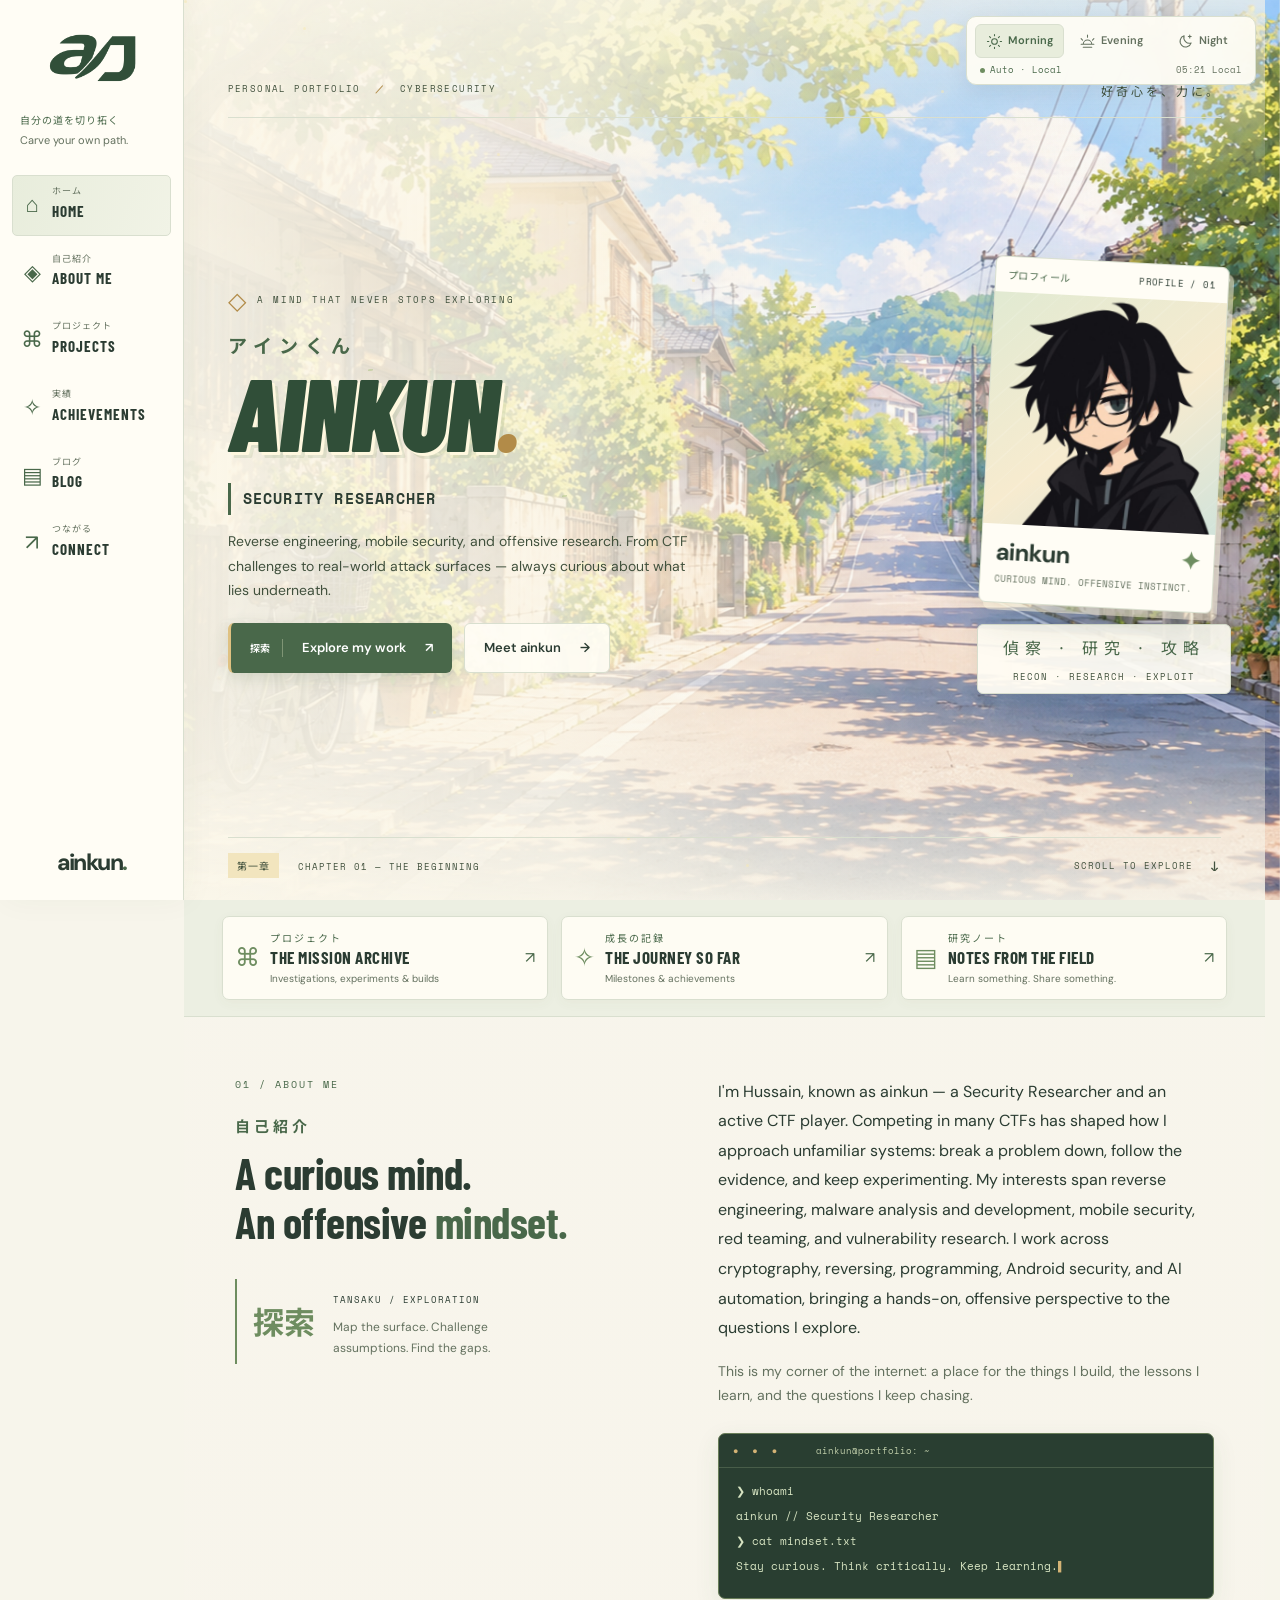
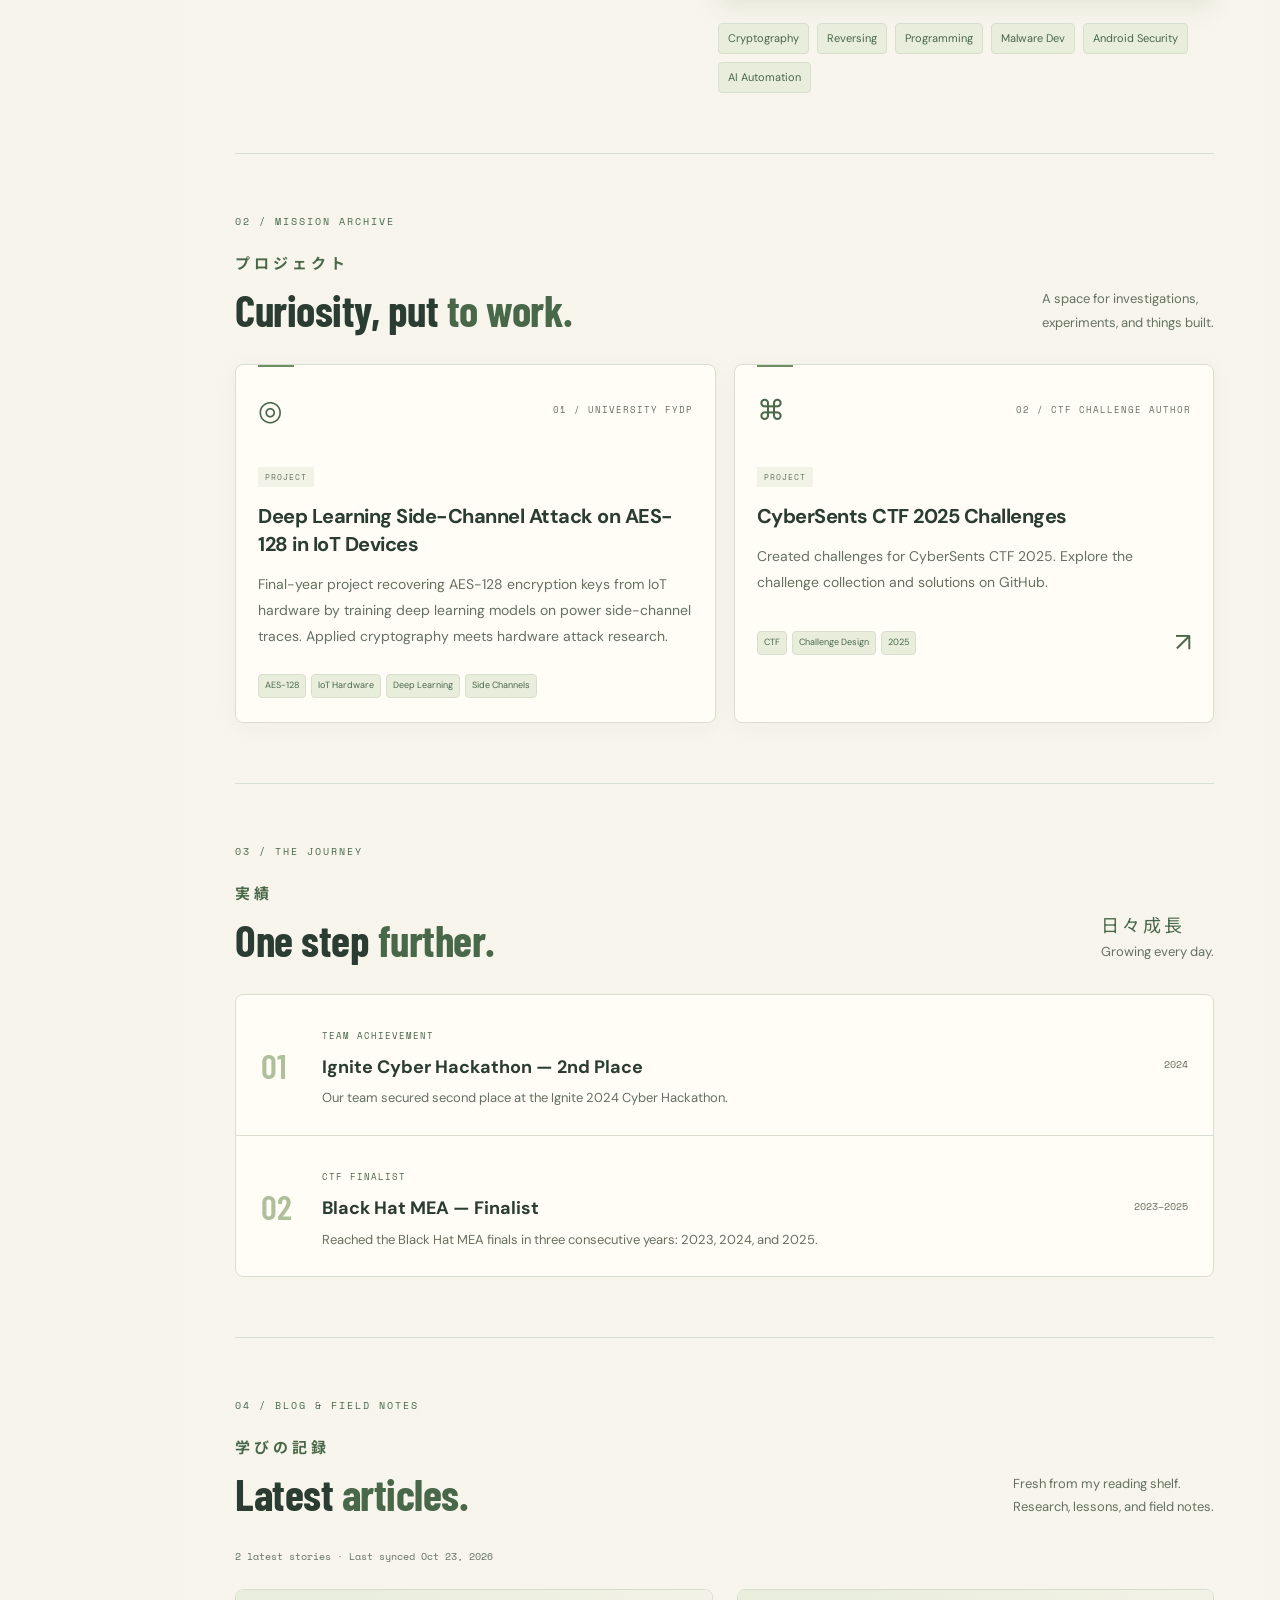
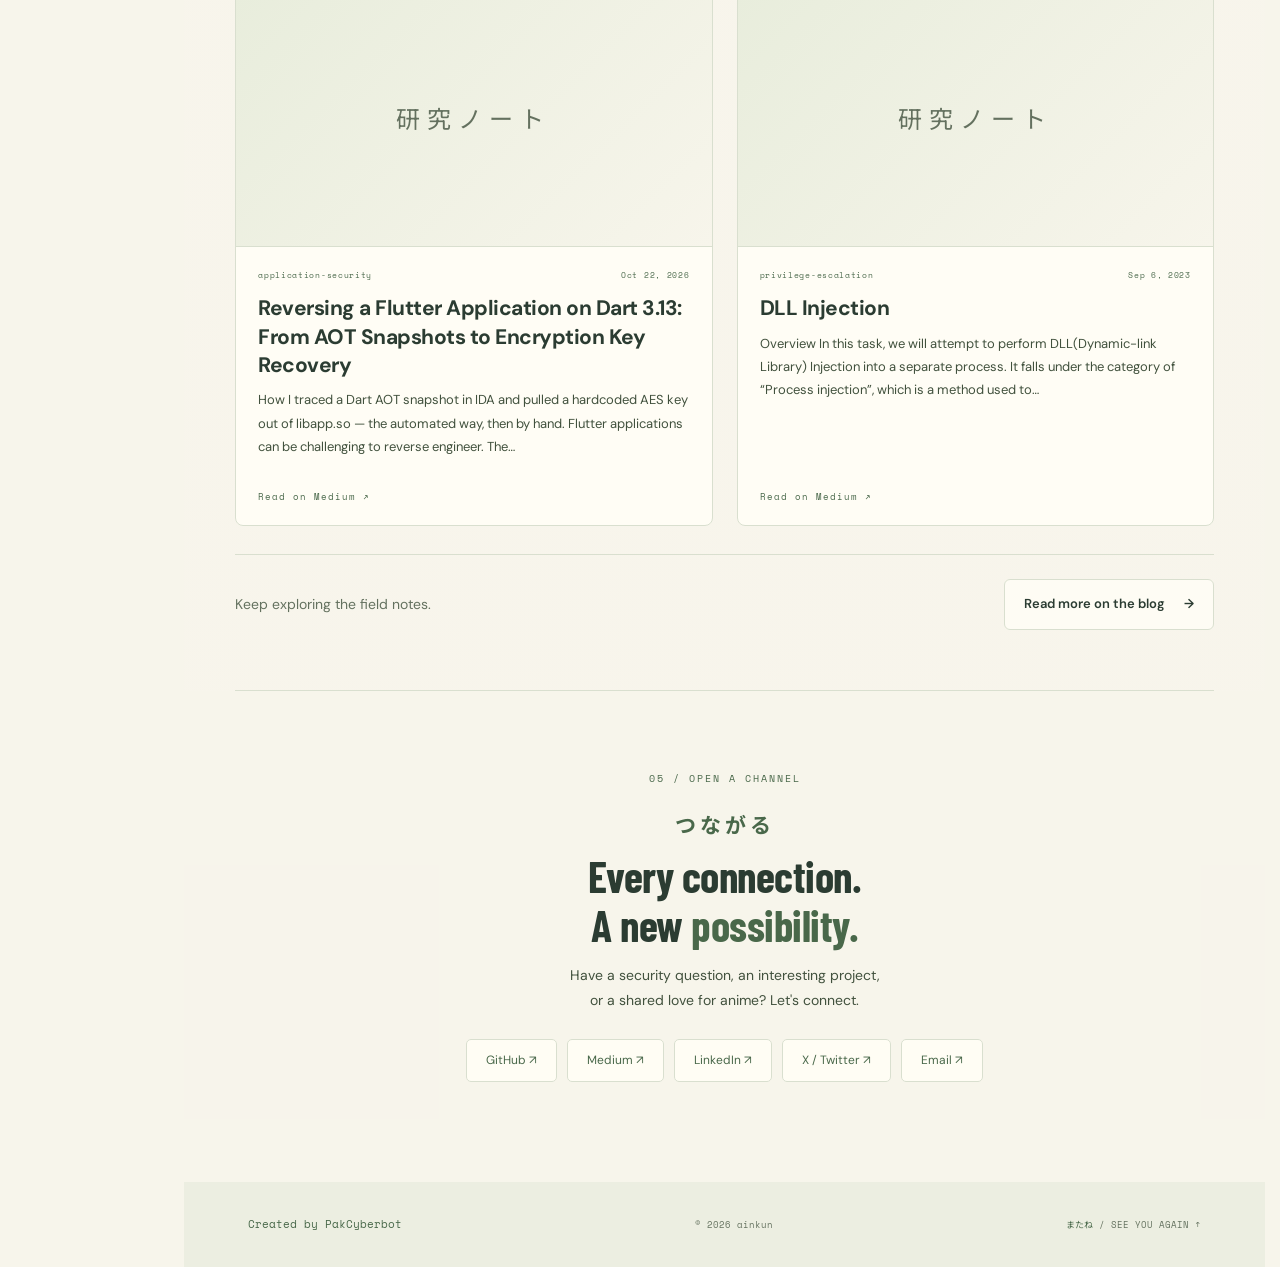
<file: index.html>
<!doctype html>
<html lang="en">
<head>
  <meta charset="UTF-8"><meta name="viewport" content="width=device-width, initial-scale=1">
  <meta name="description" content="ainkun — Security Researcher. Security research, projects, and field notes from a curious mind.">
  <meta name="theme-color" content="#f7f5eb"><title>ainkun — Security Researcher</title>
  <script src="themes.js"></script>
  <link rel="icon" href="assets/logo-clean/ainkun-clean.png?v=2" type="image/png"><link rel="stylesheet" href="styles.css">
  <link rel="stylesheet" href="themes.css">
  <link rel="stylesheet" href="theme-motion.css">
  <link rel="stylesheet" href="analyst-card.css">
  <link rel="stylesheet" href="blog.css">
  <script src="profile.js" defer></script><script src="script.js" defer></script>
  <script src="blog.js" defer></script>
  <script src="analyst-card.js" defer></script>
  <script src="chapter-transition.js" defer></script>
  <link rel="stylesheet" href="credit-transition.css">
  <script src="credit-transition.js" defer></script>
  <link rel="stylesheet" href="responsive.css">
  <link rel="preload" as="image" href="pakcyberbot.png">
</head>
<body>
  <div class="scene-stack" aria-hidden="true"></div>
  <a class="skip" href="#main">Skip to content</a>
  <aside class="theme-controls" aria-label="Time of day theme" hidden>
    <div class="theme-options" role="group" aria-label="Preview a scene">
      <button type="button" data-set-theme="morning" aria-pressed="false" title="Morning · 朝">
        <svg viewBox="0 0 24 24" aria-hidden="true"><circle cx="12" cy="12" r="4"/><path d="M12 2v2m0 16v2M2 12h2m16 0h2M5 5l1.5 1.5m11 11L19 19M5 19l1.5-1.5m11-11L19 5"/></svg><span>Morning</span>
      </button>
      <button type="button" data-set-theme="evening" aria-pressed="false" title="Evening · 夕暮れ">
        <svg viewBox="0 0 24 24" aria-hidden="true"><path d="M3 16h18M6 16a6 6 0 0 1 12 0M12 3v3M3 8l2 2m14 0 2-2M6 20h12"/></svg><span>Evening</span>
      </button>
      <button type="button" data-set-theme="night" aria-pressed="false" title="Night · 夜">
        <svg viewBox="0 0 24 24" aria-hidden="true"><path d="M20 14A8 8 0 0 1 10 4a8 8 0 1 0 10 10Z"/><path d="M18 3v4m-2-2h4"/></svg><span>Night</span>
      </button>
    </div>
    <div class="theme-meta"><button class="theme-auto" type="button" aria-pressed="true">Auto · Local</button><span class="theme-clock"></span></div>
  </aside>
  <span class="sr-only" id="theme-status" role="status" aria-live="polite"></span>
  <header class="sidebar">
    <a class="sidebar-logo" href="#home" aria-label="ainkun home"><img src="assets/logo-clean/ainkun-clean.png" alt="ainkun — a刀 logo" width="1536" height="1024"></a>
    <div class="sidebar-caption"><span lang="ja">自分の道を切り拓く</span><small>Carve your own path.</small></div>
    <nav aria-label="Main navigation">
      <a class="nav-item active" href="#home"><span class="nav-icon" aria-hidden="true">⌂</span><span><small lang="ja">ホーム</small><strong>HOME</strong></span><span class="nav-index">00</span></a>
      <a class="nav-item" href="#about"><span class="nav-icon" aria-hidden="true">◈</span><span><small lang="ja">自己紹介</small><strong>ABOUT ME</strong></span><span class="nav-index">01</span></a>
      <a class="nav-item" href="#projects"><span class="nav-icon" aria-hidden="true">⌘</span><span><small lang="ja">プロジェクト</small><strong>PROJECTS</strong></span><span class="nav-index">02</span></a>
      <a class="nav-item" href="#achievements"><span class="nav-icon" aria-hidden="true">✧</span><span><small lang="ja">実績</small><strong>ACHIEVEMENTS</strong></span><span class="nav-index">03</span></a>
      <a class="nav-item" href="#writing"><span class="nav-icon" aria-hidden="true">▤</span><span><small lang="ja">ブログ</small><strong>BLOG</strong></span><span class="nav-index">04</span></a>
      <a class="nav-item" href="#contact"><span class="nav-icon" aria-hidden="true">↗</span><span><small lang="ja">つながる</small><strong>CONNECT</strong></span><span class="nav-index">05</span></a>
    </nav>
    <div class="sidebar-bottom"><a class="brand" href="#home">ainkun<span class="brand-dot">.</span></a></div>
  </header>
  <main id="main">
    <section class="hero" id="home" aria-labelledby="hero-title">
      <div class="city-scene" aria-hidden="true"></div><div class="scene-shade" aria-hidden="true"></div><div class="scene-grid" aria-hidden="true"></div><div class="particles" aria-hidden="true"></div>
      <div class="hero-topline"><span>PERSONAL PORTFOLIO <b>／</b> CYBERSECURITY</span><span lang="ja">好奇心を、力に。</span></div>
      <div class="hero-layout">
        <div class="hero-copy"><p class="hero-kicker"><span class="diamond" aria-hidden="true">◇</span> A MIND THAT NEVER STOPS EXPLORING</p><div class="name-lockup"><span class="name-jp" lang="ja">アインくん</span><h1 id="hero-title" aria-label="ainkun, Hussain K."><button class="name-switch" type="button" aria-label="Show alternate name: Hussain K." aria-pressed="false" disabled><span class="name-track" aria-hidden="true"><span class="name-glyph name-prefix">HUSS</span><span class="name-glyph name-core">AIN</span><span class="name-glyph name-k">K</span><span class="name-glyph name-suffix">UN</span><span class="name-glyph name-dot">.</span></span></button></h1></div><p class="intro"><span>SECURITY RESEARCHER</span></p><p class="hero-description" id="hero-description"></p><div class="hero-actions"><a class="button primary" href="#projects"><span lang="ja">探索</span> Explore my work <span>↗</span></a><a class="button secondary" href="#about">Meet ainkun <span>→</span></a></div></div>
        <div class="profile-stage"><figure class="profile-panel"><div class="profile-card-top"><span lang="ja">プロフィール</span><span>PROFILE / 01</span></div><div class="profile-image-wrap"><img class="profile-image" src="mainimage.png" alt="ainkun's profile avatar" width="500" height="500" fetchpriority="high"></div><figcaption><strong>ainkun<span>✦</span></strong><span>CURIOUS MIND. OFFENSIVE INSTINCT.</span></figcaption></figure><p class="profile-motto"><span lang="ja">偵察 · 研究 · 攻略</span>RECON · RESEARCH · EXPLOIT</p></div>
      </div>
      <div class="hero-bottom"><span class="chapter-label"><span lang="ja">第一章</span> CHAPTER 01 — THE BEGINNING</span><a class="scroll-cue" href="#chapters">SCROLL TO EXPLORE <span>↓</span></a></div>
    </section>
    <div class="chapter-menu reveal" id="chapters" aria-label="Explore the portfolio"><a href="#projects"><span class="tile-icon" aria-hidden="true">⌘</span><span><small lang="ja">プロジェクト</small><strong>THE MISSION ARCHIVE</strong><em>Investigations, experiments & builds</em></span><b>↗</b></a><a href="#achievements"><span class="tile-icon" aria-hidden="true">✧</span><span><small lang="ja">成長の記録</small><strong>THE JOURNEY SO FAR</strong><em>Milestones & achievements</em></span><b>↗</b></a><a href="blog.html"><span class="tile-icon" aria-hidden="true">▤</span><span><small lang="ja">研究ノート</small><strong>NOTES FROM THE FIELD</strong><em>Learn something. Share something.</em></span><b>↗</b></a></div>
    <div class="content-shell">
      <section class="section about" id="about"><div class="section-heading reveal"><span class="eyebrow">01 / ABOUT ME</span><div class="section-jp" lang="ja">自己紹介</div><h2>A curious mind.<br>An offensive <em>mindset.</em></h2><div class="word-note"><span lang="ja">探索</span><div><strong>TANSAKU / EXPLORATION</strong><p>Map the surface. Challenge assumptions. Find the gaps.</p></div></div></div><div class="about-content reveal"><p id="about-copy"></p><p class="muted">This is my corner of the internet: a place for the things I build, the lessons I learn, and the questions I keep chasing.</p><div class="terminal"><div class="terminal-bar"><span>● ● ●</span> ainkun@portfolio: ~</div><p><span>❯</span> whoami</p><p id="terminal-name"></p><p><span>❯</span> cat mindset.txt</p><p class="terminal-answer">Stay curious. Think critically. Keep learning.<span class="cursor">▌</span></p></div><div class="skills" id="skills"></div></div></section>
      <section class="section" id="projects"><div class="section-top reveal"><div><span class="eyebrow">02 / MISSION ARCHIVE</span><div class="section-jp" lang="ja">プロジェクト</div><h2>Curiosity, put <em>to work.</em></h2></div><p class="section-note">A space for investigations,<br>experiments, and things built.</p></div><div class="projects-grid" id="projects-grid"></div></section>
      <section class="section" id="achievements"><div class="section-top reveal"><div><span class="eyebrow">03 / THE JOURNEY</span><div class="section-jp" lang="ja">実績</div><h2>One step <em>further.</em></h2></div><p class="section-note"><span lang="ja">日々成長</span><br>Growing every day.</p></div><div id="achievement-list" class="achievement-list"></div></section>
      <section class="section blog-preview" id="writing" aria-labelledby="latest-articles-title">
        <div class="section-top reveal"><div><span class="eyebrow">04 / BLOG & FIELD NOTES</span><div class="section-jp" lang="ja">学びの記録</div><h2 id="latest-articles-title">Latest <em>articles.</em></h2></div><p class="section-note">Fresh from my reading shelf.<br>Research, lessons, and field notes.</p></div>
        <p class="blog-feed-note" id="blog-feed-note" role="status">The latest from ainkun on Medium.</p>
        <div class="writing-grid blog-grid" id="writing-grid" data-preview="true" aria-busy="false"></div>
        <button class="blog-retry" id="blog-retry" type="button" hidden>Try loading articles again</button>
        <noscript><p><a class="text-link" href="https://ainkun.medium.com">Read ainkun's articles on Medium ↗</a></p></noscript>
        <div class="blog-preview-more"><p>Keep exploring the field notes.</p><a class="button secondary" href="blog.html">Read more on the blog <span aria-hidden="true">→</span></a></div>
      </section>
    </div>
    <section class="contact section" id="contact"><div class="contact-inner reveal"><span class="eyebrow">05 / OPEN A CHANNEL</span><div class="section-jp" lang="ja">つながる</div><h2>Every connection.<br>A new <em>possibility.</em></h2><p>Have a security question, an interesting project,<br>or a shared love for anime? Let's connect.</p><div class="socials" id="socials"></div><p class="contact-placeholder" id="contact-note"></p></div></section>
    <footer><a class="creator-credit" href="https://pakcyberbot.com" data-creator-link>Created by PakCyberbot</a><span>© <span id="year"></span> ainkun</span><a href="#home"><span lang="ja">またね</span> / SEE YOU AGAIN ↑</a></footer>
  </main>
  <div class="toast" role="status" aria-live="polite"></div>
  <dialog class="card-dialog" id="analyst-card-dialog" aria-labelledby="analyst-card-name" aria-describedby="analyst-card-help">
    <div class="card-modal-shell">
      <button class="card-dismiss" type="button" aria-label="Close researcher card" autofocus>×</button>
      <div class="card-flight">
        <div class="card-flipper">
          <div class="card-face card-front" aria-hidden="true" inert></div>
          <article class="card-face collectible-card" id="analyst-card-content"></article>
        </div>
      </div>
      <p class="card-dialog-help" id="analyst-card-help">Your researcher card. <span>Press Esc or click outside to return.</span></p>
    </div>
  </dialog>
</body>
</html>
</file>
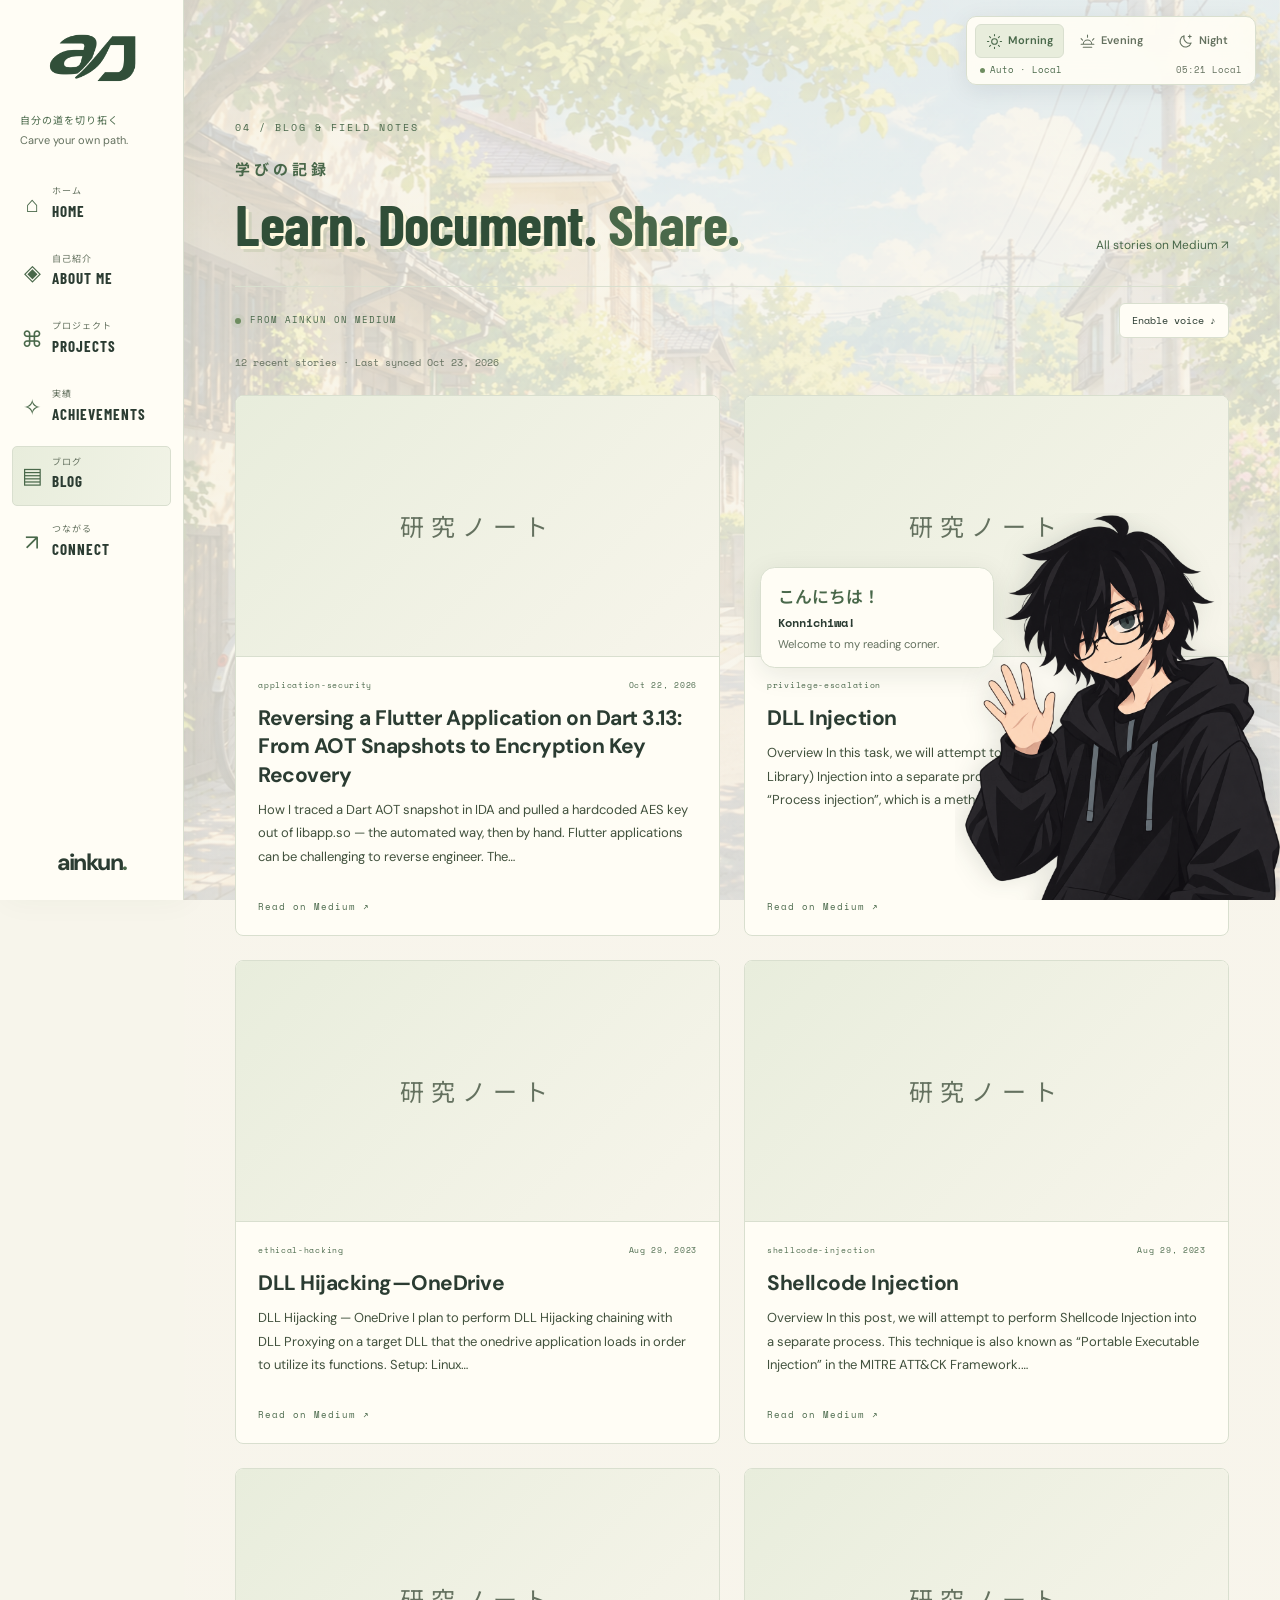
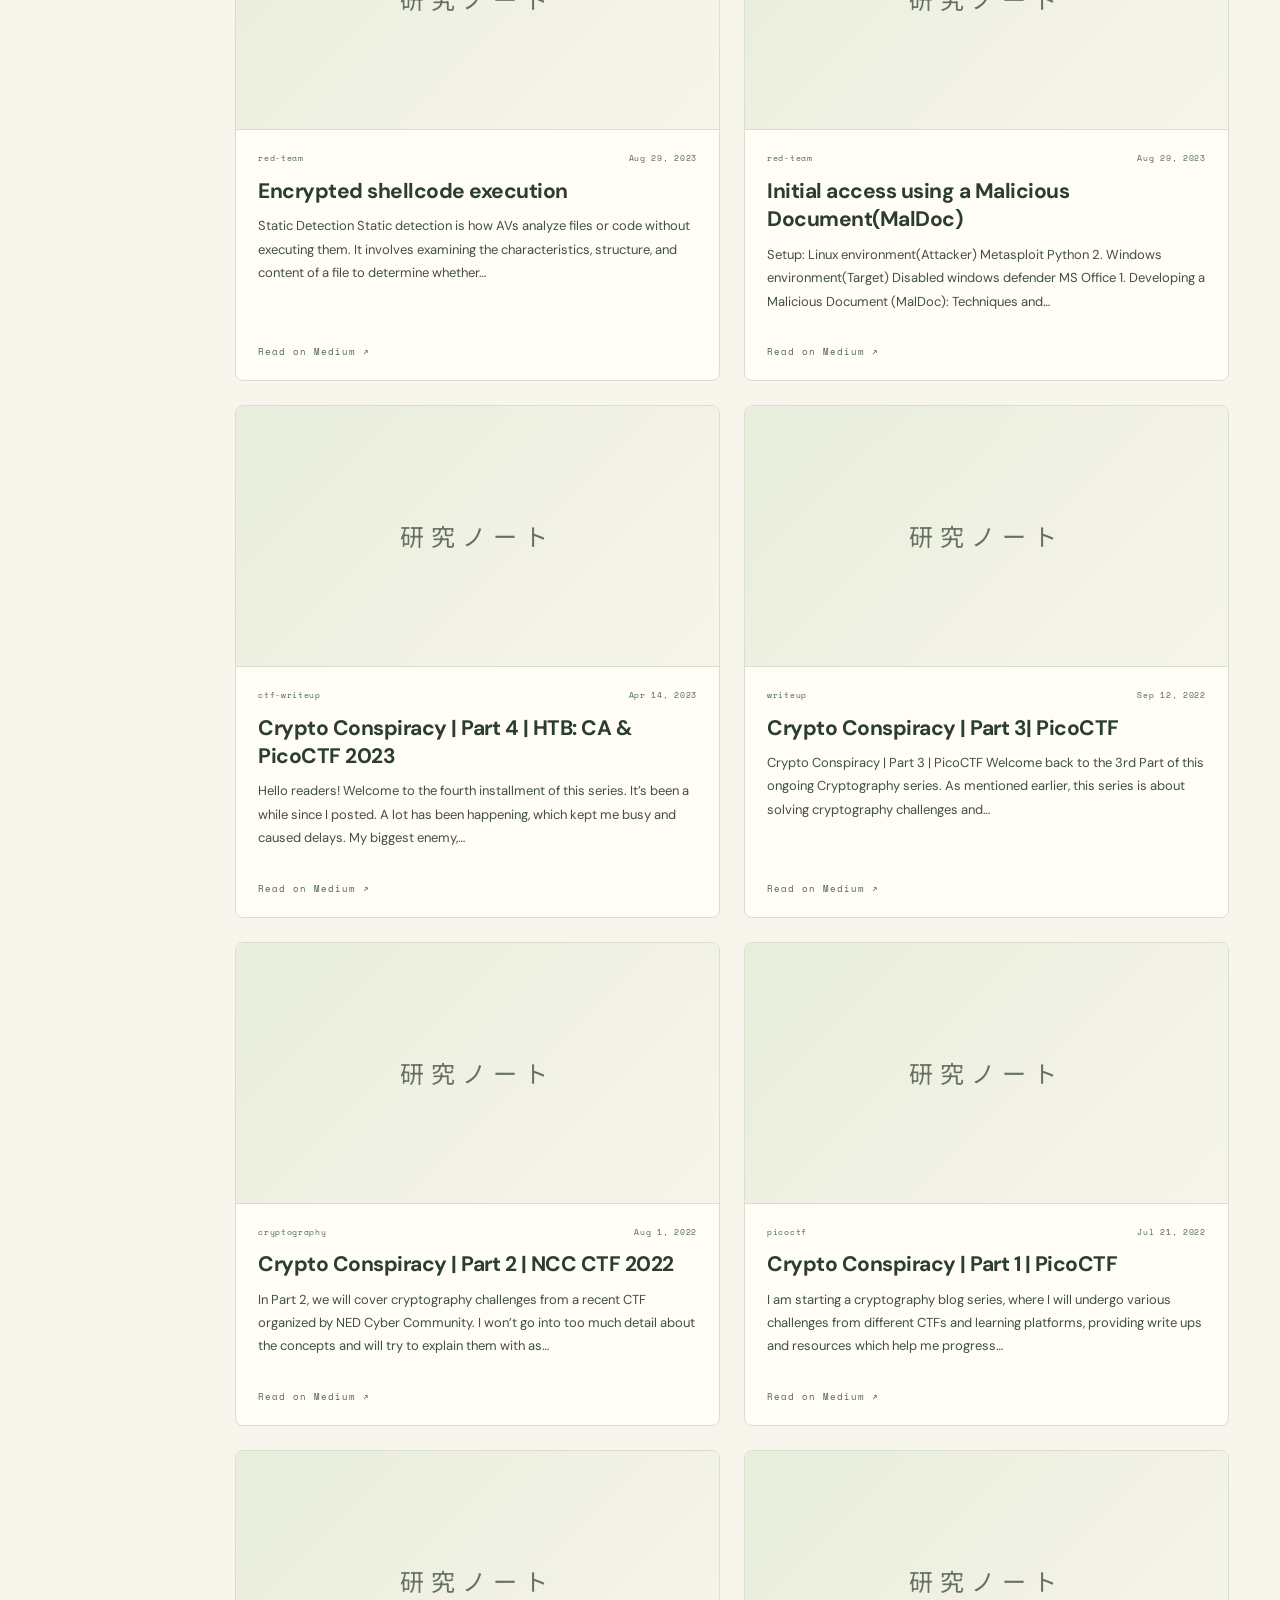
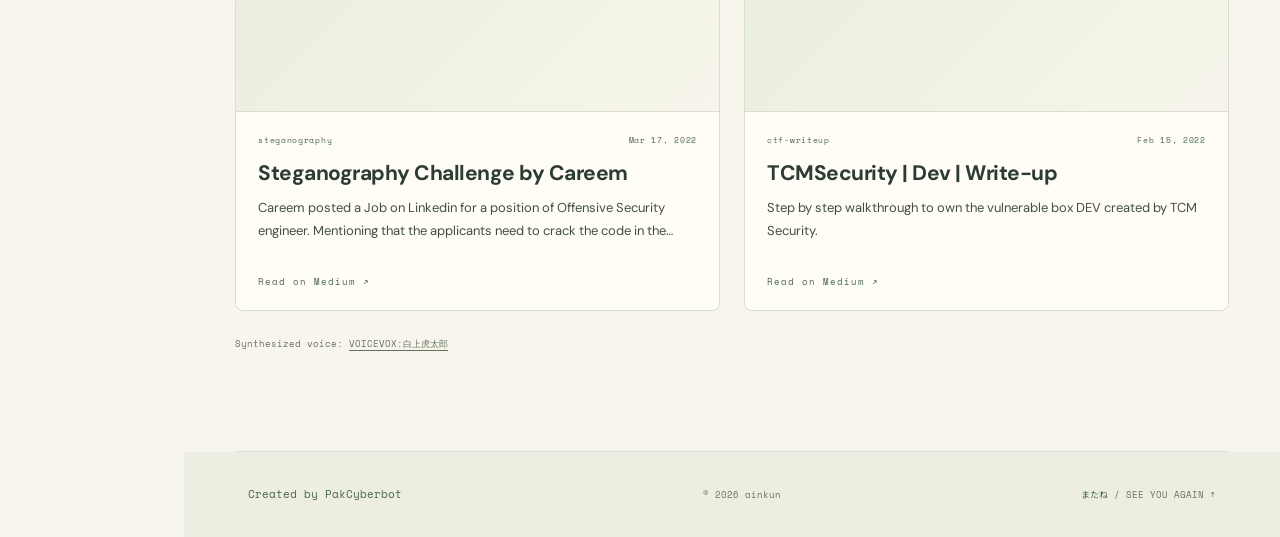
<file: blog.html>
<!doctype html>
<html lang="en">
<head>
  <meta charset="UTF-8"><meta name="viewport" content="width=device-width, initial-scale=1">
  <meta name="description" content="ainkun — Security Researcher. Read security research and field notes from ainkun on Medium.">
  <meta name="theme-color" content="#f7f5eb"><title>Blog | ainkun — Security Researcher</title>
  <script src="themes.js"></script>
  <link rel="icon" href="assets/logo-clean/ainkun-clean.png?v=2" type="image/png"><link rel="stylesheet" href="styles.css">
  <link rel="stylesheet" href="themes.css">
  <link rel="stylesheet" href="theme-motion.css">
  <link rel="stylesheet" href="blog.css">
  <script src="profile.js" defer></script>
  <script src="blog.js" defer></script>
  <link rel="stylesheet" href="credit-transition.css">
  <script src="credit-transition.js" defer></script>
  <link rel="stylesheet" href="responsive.css">
  <link rel="preload" as="image" href="pakcyberbot.png">
</head>
<body class="blog-page">
  <div class="scene-stack" aria-hidden="true"></div>
  <a class="skip" href="#main">Skip to content</a>
  <aside class="theme-controls" aria-label="Time of day theme" hidden>
    <div class="theme-options" role="group" aria-label="Preview a scene">
      <button type="button" data-set-theme="morning" aria-pressed="false" title="Morning · 朝">
        <svg viewBox="0 0 24 24" aria-hidden="true"><circle cx="12" cy="12" r="4"/><path d="M12 2v2m0 16v2M2 12h2m16 0h2M5 5l1.5 1.5m11 11L19 19M5 19l1.5-1.5m11-11L19 5"/></svg><span>Morning</span>
      </button>
      <button type="button" data-set-theme="evening" aria-pressed="false" title="Evening · 夕暮れ">
        <svg viewBox="0 0 24 24" aria-hidden="true"><path d="M3 16h18M6 16a6 6 0 0 1 12 0M12 3v3M3 8l2 2m14 0 2-2M6 20h12"/></svg><span>Evening</span>
      </button>
      <button type="button" data-set-theme="night" aria-pressed="false" title="Night · 夜">
        <svg viewBox="0 0 24 24" aria-hidden="true"><path d="M20 14A8 8 0 0 1 10 4a8 8 0 1 0 10 10Z"/><path d="M18 3v4m-2-2h4"/></svg><span>Night</span>
      </button>
    </div>
    <div class="theme-meta"><button class="theme-auto" type="button" aria-pressed="true">Auto · Local</button><span class="theme-clock"></span></div>
  </aside>
  <span class="sr-only" id="theme-status" role="status" aria-live="polite"></span>
  <header class="sidebar">
    <a class="sidebar-logo" href="index.html#home" aria-label="ainkun home"><img src="assets/logo-clean/ainkun-clean.png" alt="ainkun — a刀 logo" width="1536" height="1024"></a>
    <div class="sidebar-caption"><span lang="ja">自分の道を切り拓く</span><small>Carve your own path.</small></div>
    <nav aria-label="Main navigation">
      <a class="nav-item" href="index.html#home"><span class="nav-icon" aria-hidden="true">⌂</span><span><small lang="ja">ホーム</small><strong>HOME</strong></span><span class="nav-index">00</span></a>
      <a class="nav-item" href="index.html#about"><span class="nav-icon" aria-hidden="true">◈</span><span><small lang="ja">自己紹介</small><strong>ABOUT ME</strong></span><span class="nav-index">01</span></a>
      <a class="nav-item" href="index.html#projects"><span class="nav-icon" aria-hidden="true">⌘</span><span><small lang="ja">プロジェクト</small><strong>PROJECTS</strong></span><span class="nav-index">02</span></a>
      <a class="nav-item" href="index.html#achievements"><span class="nav-icon" aria-hidden="true">✧</span><span><small lang="ja">実績</small><strong>ACHIEVEMENTS</strong></span><span class="nav-index">03</span></a>
      <a class="nav-item active" href="blog.html" aria-current="page"><span class="nav-icon" aria-hidden="true">▤</span><span><small lang="ja">ブログ</small><strong>BLOG</strong></span><span class="nav-index">04</span></a>
      <a class="nav-item" href="index.html#contact"><span class="nav-icon" aria-hidden="true">↗</span><span><small lang="ja">つながる</small><strong>CONNECT</strong></span><span class="nav-index">05</span></a>
    </nav>
    <div class="sidebar-bottom"><a class="brand" href="index.html#home">ainkun<span class="brand-dot">.</span></a></div>
  </header>
  <main id="main">
    <div class="content-shell">
      <section class="section blog-section" id="writing" aria-labelledby="blog-title">
        <div class="section-top"><div><span class="eyebrow">04 / BLOG & FIELD NOTES</span><div class="section-jp" lang="ja">学びの記録</div><h1 id="blog-title">Learn. Document. <em>Share.</em></h1></div><a class="text-link" href="https://ainkun.medium.com" target="_blank" rel="noopener noreferrer" data-social="medium">All stories on Medium ↗</a></div>
        <div class="blog-toolbar"><p><span class="status-dot" aria-hidden="true"></span> FROM AINKUN ON MEDIUM</p><button type="button" class="blog-sound" id="blog-sound" aria-pressed="true">Voice on ♪</button></div>
        <p class="blog-feed-note" id="blog-feed-note" role="status">Your next read is just a scroll away.</p>
        <div class="writing-grid blog-grid" id="writing-grid" aria-busy="false"></div>
        <button class="blog-retry" id="blog-retry" type="button" hidden>Try loading articles again</button>
        <noscript><p><a href="https://ainkun.medium.com">Read ainkun's articles on Medium →</a></p></noscript>
        <p class="blog-credit">Synthesized voice: <a href="https://voicevox.hiroshiba.jp/product/shirakami_kotarou/" target="_blank" rel="noopener noreferrer">VOICEVOX:白上虎太郎</a></p>
      </section>
    </div>
    <footer><a class="creator-credit" href="https://pakcyberbot.com" data-creator-link>Created by PakCyberbot</a><span>© <span id="year"></span> ainkun</span><a href="index.html#home"><span lang="ja">またね</span> / SEE YOU AGAIN ↑</a></footer>
  </main>
  <aside class="blog-guide" id="blog-guide" data-state="hidden" aria-hidden="true">
    <div class="blog-guide-bubble" role="status" aria-live="polite"><span class="blog-guide-jp" lang="ja">こんにちは！</span><strong class="blog-guide-roman">Konnichiwa!</strong><span class="blog-guide-caption">Welcome to my reading corner.</span></div>
    <div class="blog-guide-portrait"><div class="blog-guide-character">
      <img src="assets/blog/teen-host.png" data-host-theme="morning" class="host-portrait-image is-current" alt="" width="1024" height="1536" decoding="async" loading="eager">
      <img src="assets/blog/teen-evening.png" data-host-theme="evening" class="host-portrait-image" alt="" width="1024" height="1536" decoding="async" loading="eager">
      <img src="assets/blog/teen-night.png" data-host-theme="night" class="host-portrait-image" alt="" width="1024" height="1536" decoding="async" loading="eager">
    </div></div>
  </aside>
</body>
</html>
</file>
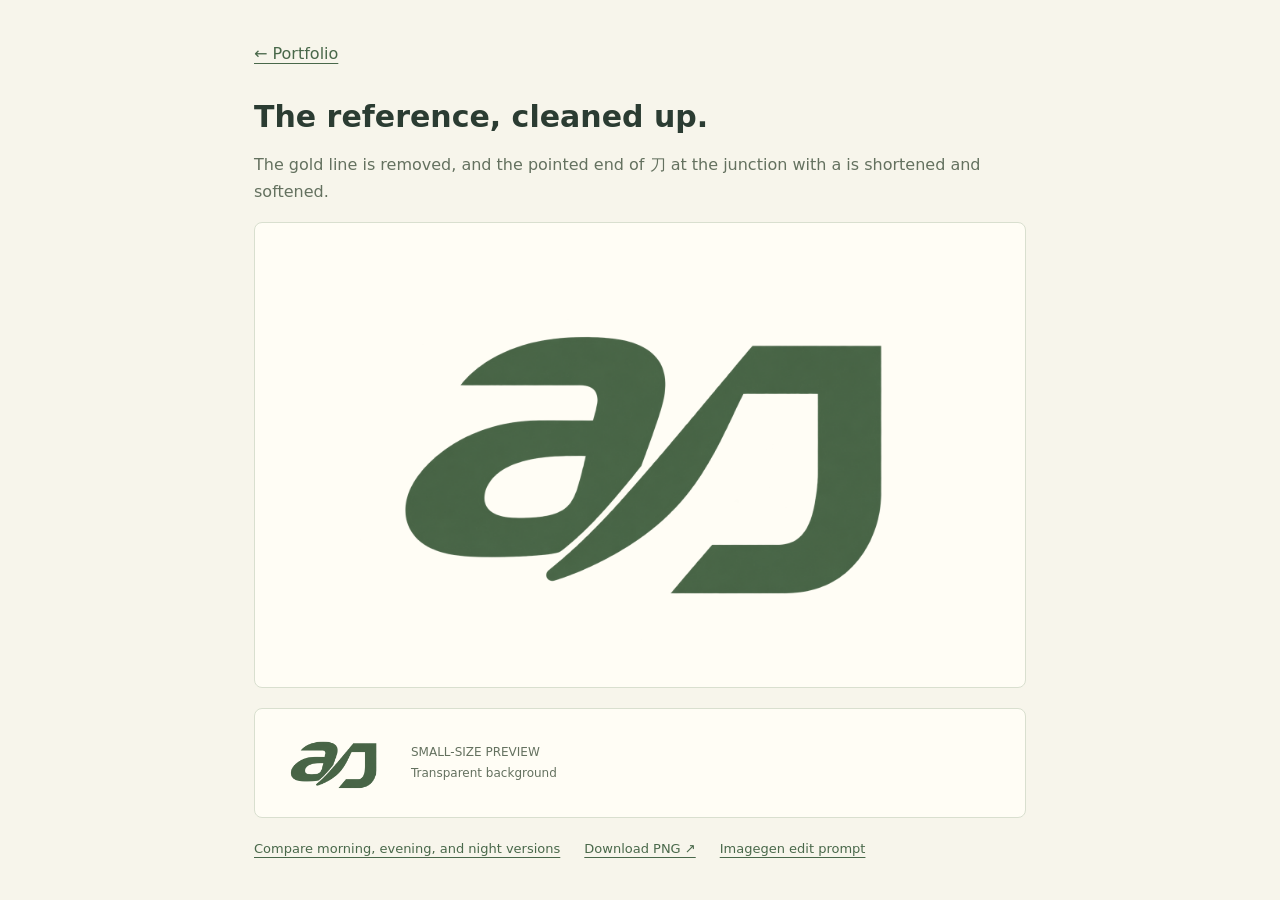
<file: logo-clean.html>
<!doctype html>
<html lang="en">
<head>
  <meta charset="utf-8"><meta name="viewport" content="width=device-width,initial-scale=1">
  <title>ainkun — Cleaned logo</title>
  <link rel="icon" href="assets/favicon.svg" type="image/svg+xml">
  <style>
    *{box-sizing:border-box}body{margin:0;background:#f7f5eb;color:#2b3c32;font:16px/1.7 system-ui,sans-serif}main{max-width:820px;margin:auto;padding:40px 24px}a{color:#49684a;text-underline-offset:4px}h1{font-size:30px;line-height:1.2;margin:32px 0 12px}p{color:#64715f}.preview{background:#fffdf5;border:1px solid #d9dfcf;border-radius:8px;padding:32px;text-align:center}.preview img{display:block;width:100%;max-width:600px;height:auto;margin:auto}.small{display:flex;gap:24px;align-items:center;margin:20px 0;padding:18px 24px;background:#fffdf5;border:1px solid #d9dfcf;border-radius:8px}.small img{width:108px;height:72px;object-fit:contain}.small span{font-size:12px;color:#64715f}.links{display:flex;gap:24px;flex-wrap:wrap;font-size:13px}a:focus-visible{outline:2px solid #49684a;outline-offset:5px}
  </style>
</head>
<body><main>
  <a href="index.html">← Portfolio</a>
  <h1>The reference, cleaned up.</h1>
  <p>The gold line is removed, and the pointed end of 刀 at the junction with a is shortened and softened.</p>
  <div class="preview"><img src="assets/logo-clean/ainkun-clean.png" alt="Green italic a刀 logo with no gold slash and a softened lower-left junction" width="1536" height="1024"></div>
  <div class="small"><img src="assets/logo-clean/ainkun-clean.png" alt="" width="1536" height="1024"><span>SMALL-SIZE PREVIEW<br>Transparent background</span></div>
  <div class="links"><a href="logo-themes.html">Compare morning, evening, and night versions</a><a href="assets/logo-clean/ainkun-clean.png" download>Download PNG ↗</a><a href="assets/logo-clean/PROMPT.md">Imagegen edit prompt</a></div>
</main></body></html>
</file>
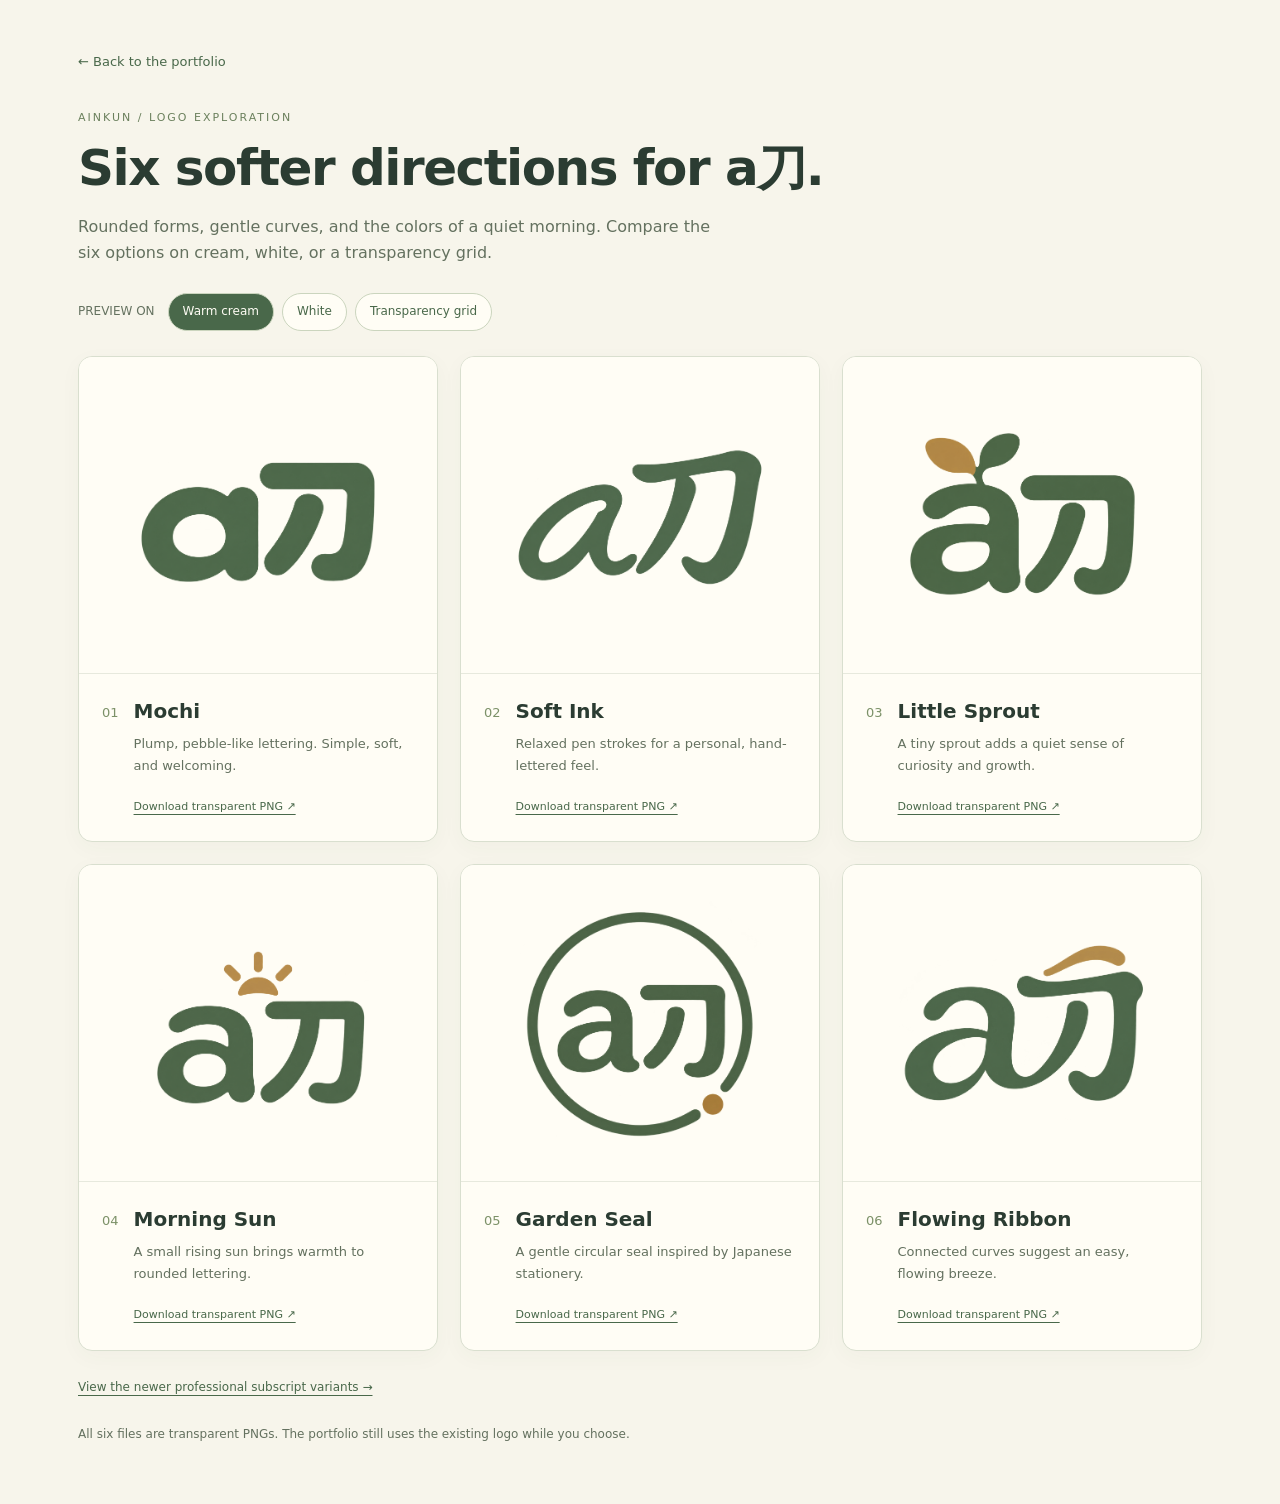
<file: logo-options.html>
<!doctype html>
<html lang="en">
<head>
  <meta charset="utf-8"><meta name="viewport" content="width=device-width,initial-scale=1">
  <title>a刀 — Six softer directions</title>
  <link rel="icon" href="assets/favicon.svg" type="image/svg+xml">
  <style>
    *{box-sizing:border-box}body{margin:0;background:#f7f5eb;color:#2b3c32;font:16px/1.65 system-ui,sans-serif}main{max-width:1180px;margin:auto;padding:48px 28px}a{color:#49684a;text-underline-offset:4px}a:focus-visible,button:focus-visible{outline:3px solid #b28b48;outline-offset:4px}.back{font-size:13px;text-decoration:none}.eyebrow{font-size:11px;letter-spacing:2px;color:#6b805d;margin:35px 0 12px}h1{font-size:clamp(32px,5vw,50px);line-height:1.15;letter-spacing:-1.5px;margin:0 0 17px}.intro{color:#64715f;max-width:650px;margin:0 0 26px}.toolbar{display:flex;align-items:center;gap:8px;flex-wrap:wrap;margin-bottom:25px;font-size:12px}.toolbar>span{margin-right:5px;color:#64715f}button{font:inherit;cursor:pointer;padding:8px 14px;background:#fffdf5;border:1px solid #cbd5be;border-radius:30px;color:#49684a}button[aria-pressed=true]{background:#49684a;color:#fffdf5}.grid{display:grid;grid-template-columns:repeat(3,minmax(0,1fr));gap:22px}.option{background:#fffdf5;border:1px solid #d9dfcf;border-radius:14px;overflow:hidden;box-shadow:0 6px 22px #3e583009}.logo-preview{aspect-ratio:1.22;display:grid;place-items:center;background:#fffdf5;border-bottom:1px solid #e7e9dd;padding:28px}.logo-preview img{display:block;width:100%;height:100%;max-height:260px;object-fit:contain}.option-copy{padding:23px;display:flex;gap:15px}.number{font-size:13px;color:#7c9168;padding-top:5px}.option h2{font-size:20px;line-height:1.4;margin:0 0 8px}.option p{font-size:13px;color:#64715f;line-height:1.7;margin:0 0 15px}.option a{font-size:11px}.grid[data-background=white] .logo-preview{background:#fff}.grid[data-background=checker] .logo-preview{background-color:#fff;background-image:conic-gradient(#e7e7e2 25%,transparent 0 50%,#e7e7e2 0 75%,transparent 0);background-size:22px 22px}.note{font-size:12px;color:#64715f;margin-top:27px}@media(max-width:850px){.grid{grid-template-columns:repeat(2,minmax(0,1fr))}}@media(max-width:520px){main{padding:28px 20px}.grid{grid-template-columns:1fr}.logo-preview{aspect-ratio:1.3}.option-copy{padding:20px}}
  </style>
</head>
<body><main>
  <a class="back" href="index.html">← Back to the portfolio</a>
  <p class="eyebrow">AINKUN / LOGO EXPLORATION</p>
  <h1>Six softer directions for a刀.</h1>
  <p class="intro">Rounded forms, gentle curves, and the colors of a quiet morning. Compare the six options on cream, white, or a transparency grid.</p>
  <div class="toolbar" aria-label="Logo preview background"><span>PREVIEW ON</span><button type="button" data-background="cream" aria-pressed="true">Warm cream</button><button type="button" data-background="white" aria-pressed="false">White</button><button type="button" data-background="checker" aria-pressed="false">Transparency grid</button></div>
  <div class="grid" data-background="cream">
    <article class="option"><div class="logo-preview"><img src="assets/logo-options/01-mochi.png" alt="Option 1: Mochi, a rounded a刀 logo" width="1024" height="1024"></div><div class="option-copy"><span class="number">01</span><div><h2>Mochi</h2><p>Plump, pebble-like lettering. Simple, soft, and welcoming.</p><a href="assets/logo-options/01-mochi.png" download>Download transparent PNG ↗</a></div></div></article>
    <article class="option"><div class="logo-preview"><img src="assets/logo-options/02-soft-ink.png" alt="Option 2: Soft Ink, a rounded a刀 logo" width="1024" height="1024"></div><div class="option-copy"><span class="number">02</span><div><h2>Soft Ink</h2><p>Relaxed pen strokes for a personal, hand-lettered feel.</p><a href="assets/logo-options/02-soft-ink.png" download>Download transparent PNG ↗</a></div></div></article>
    <article class="option"><div class="logo-preview"><img src="assets/logo-options/03-little-sprout.png" alt="Option 3: Little Sprout, a rounded a刀 logo" width="1024" height="1024"></div><div class="option-copy"><span class="number">03</span><div><h2>Little Sprout</h2><p>A tiny sprout adds a quiet sense of curiosity and growth.</p><a href="assets/logo-options/03-little-sprout.png" download>Download transparent PNG ↗</a></div></div></article>
    <article class="option"><div class="logo-preview"><img src="assets/logo-options/04-morning-sun.png" alt="Option 4: Morning Sun, a rounded a刀 logo" width="1024" height="1024"></div><div class="option-copy"><span class="number">04</span><div><h2>Morning Sun</h2><p>A small rising sun brings warmth to rounded lettering.</p><a href="assets/logo-options/04-morning-sun.png" download>Download transparent PNG ↗</a></div></div></article>
    <article class="option"><div class="logo-preview"><img src="assets/logo-options/05-garden-seal.png" alt="Option 5: Garden Seal, a rounded a刀 logo" width="1024" height="1024"></div><div class="option-copy"><span class="number">05</span><div><h2>Garden Seal</h2><p>A gentle circular seal inspired by Japanese stationery.</p><a href="assets/logo-options/05-garden-seal.png" download>Download transparent PNG ↗</a></div></div></article>
    <article class="option"><div class="logo-preview"><img src="assets/logo-options/06-flowing-ribbon.png" alt="Option 6: Flowing Ribbon, a rounded a刀 logo" width="1024" height="1024"></div><div class="option-copy"><span class="number">06</span><div><h2>Flowing Ribbon</h2><p>Connected curves suggest an easy, flowing breeze.</p><a href="assets/logo-options/06-flowing-ribbon.png" download>Download transparent PNG ↗</a></div></div></article>
  </div>
  <p class="note"><a href="logo-subscript.html">View the newer professional subscript variants →</a></p>
  <p class="note">All six files are transparent PNGs. The portfolio still uses the existing logo while you choose.</p>
</main><script>
  const grid=document.querySelector('.grid');
  document.querySelectorAll('button[data-background]').forEach(button=>button.addEventListener('click',()=>{
    grid.dataset.background=button.dataset.background;
    document.querySelectorAll('button[data-background]').forEach(other=>other.setAttribute('aria-pressed',String(other===button)));
  }));
</script></body></html>
</file>
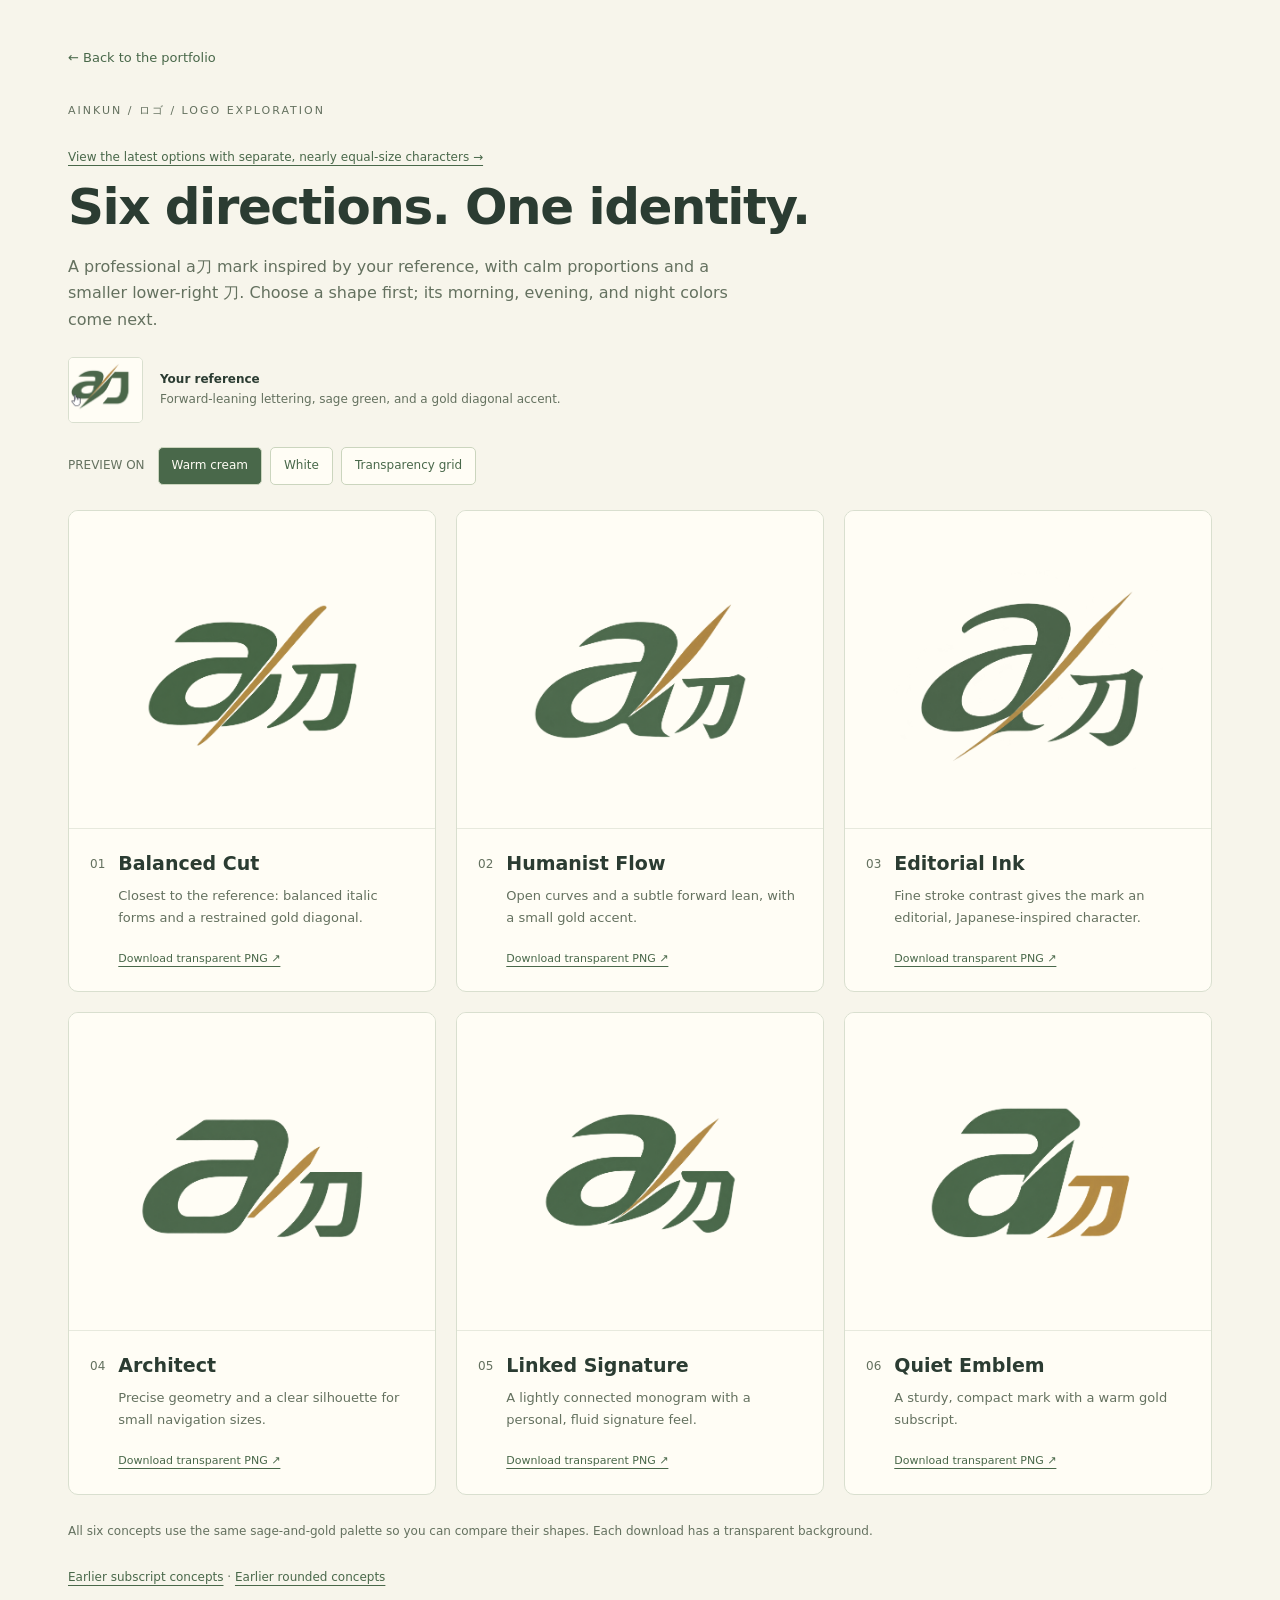
<file: logo-reference-options.html>
<!doctype html>
<html lang="en">
<head>
  <meta charset="utf-8"><meta name="viewport" content="width=device-width,initial-scale=1">
  <title>ainkun — Six logo directions</title>
  <link rel="icon" href="assets/favicon.svg" type="image/svg+xml">
  <style>
    *{box-sizing:border-box}
    body{margin:0;background:#f7f5eb;color:#2b3c32;font:16px/1.65 system-ui,sans-serif}
    main{max-width:1200px;margin:auto;padding:44px 28px}
    a{color:#49684a;text-underline-offset:4px}
    a:focus-visible,button:focus-visible{outline:3px solid #b28b48;outline-offset:4px}
    .back{font-size:13px;text-decoration:none}
    .eyebrow{font-size:11px;letter-spacing:2px;color:#64715f;margin:32px 0 12px}
    h1{font-size:clamp(32px,5vw,50px);line-height:1.15;letter-spacing:-1.5px;margin:0 0 17px}
    .intro{color:#64715f;max-width:700px;margin:0 0 24px}
    .reference{display:flex;align-items:center;gap:17px;margin-bottom:24px;font-size:12px;color:#64715f}
    .reference img{width:75px;height:66px;object-fit:contain;border:1px solid #d9dfcf;border-radius:5px}
    .reference strong{display:block;color:#2b3c32}
    .toolbar{display:flex;align-items:center;gap:8px;flex-wrap:wrap;margin-bottom:25px;font-size:12px}
    .toolbar>span{margin-right:5px;color:#64715f}
    button{font:inherit;cursor:pointer;padding:8px 13px;background:#fffdf5;border:1px solid #cbd5be;border-radius:5px;color:#49684a}
    button[aria-pressed=true]{background:#49684a;color:#fffdf5}
    .grid{display:grid;grid-template-columns:repeat(3,minmax(0,1fr));gap:20px}
    .option{background:#fffdf5;border:1px solid #d9dfcf;border-radius:10px;overflow:hidden}
    .logo-preview{aspect-ratio:1.15;display:grid;place-items:center;background:#fffdf5;border-bottom:1px solid #e7e9dd;padding:18px}
    .logo-preview img{display:block;width:100%;height:100%;max-height:280px;object-fit:contain}
    .option-copy{padding:21px;display:flex;gap:13px}
    .number{font-size:12px;color:#64715f;padding-top:5px;font-variant-numeric:tabular-nums}
    h2{font-size:19px;line-height:1.4;margin:0 0 8px}
    .option p{font-size:13px;color:#64715f;line-height:1.7;margin:0 0 15px}
    .option a{font-size:11px}
    .grid[data-background=white] .logo-preview{background:#fff}
    .grid[data-background=checker] .logo-preview{background-color:#fff;background-image:conic-gradient(#e7e7e2 25%,transparent 0 50%,#e7e7e2 0 75%,transparent 0);background-size:22px 22px}
    .note{font-size:12px;color:#64715f;margin-top:27px}
    @media(max-width:850px){.grid{grid-template-columns:repeat(2,minmax(0,1fr))}}
    @media(max-width:520px){main{padding:28px 20px}.grid{grid-template-columns:1fr}.logo-preview{aspect-ratio:1.3}}
  </style>
</head>
<body><main>
  <a class="back" href="index.html">← Back to the portfolio</a>
  <p class="eyebrow">AINKUN / ロゴ / LOGO EXPLORATION</p>
  <p class="note"><a href="logo-separated.html">View the latest options with separate, nearly equal-size characters →</a></p>
  <h1>Six directions. One identity.</h1>
  <p class="intro">A professional a刀 mark inspired by your reference, with calm proportions and a smaller lower-right 刀. Choose a shape first; its morning, evening, and night colors come next.</p>
  <div class="reference"><img src="ainkunlogo-reference.png" alt="Your supplied italic a刀 logo reference"><div><strong>Your reference</strong>Forward-leaning lettering, sage green, and a gold diagonal accent.</div></div>
  <div class="toolbar" role="group" aria-label="Logo preview background"><span>PREVIEW ON</span><button type="button" data-background="cream" aria-pressed="true">Warm cream</button><button type="button" data-background="white" aria-pressed="false">White</button><button type="button" data-background="checker" aria-pressed="false">Transparency grid</button></div>
  <div class="grid" data-background="cream">
    <article class="option">
      <div class="logo-preview"><img src="assets/logo-reference-options/01-balanced-cut.png" alt="Balanced Cut: a with a smaller lower-right Japanese 刀" width="1024" height="1024"></div>
      <div class="option-copy"><span class="number">01</span><div><h2>Balanced Cut</h2><p>Closest to the reference: balanced italic forms and a restrained gold diagonal.</p><a href="assets/logo-reference-options/01-balanced-cut.png" download>Download transparent PNG ↗</a></div></div>
    </article>
    <article class="option">
      <div class="logo-preview"><img src="assets/logo-reference-options/02-humanist-flow.png" alt="Humanist Flow: a with a smaller lower-right Japanese 刀" width="1024" height="1024"></div>
      <div class="option-copy"><span class="number">02</span><div><h2>Humanist Flow</h2><p>Open curves and a subtle forward lean, with a small gold accent.</p><a href="assets/logo-reference-options/02-humanist-flow.png" download>Download transparent PNG ↗</a></div></div>
    </article>
    <article class="option">
      <div class="logo-preview"><img src="assets/logo-reference-options/03-editorial-ink.png" alt="Editorial Ink: a with a smaller lower-right Japanese 刀" width="1024" height="1024"></div>
      <div class="option-copy"><span class="number">03</span><div><h2>Editorial Ink</h2><p>Fine stroke contrast gives the mark an editorial, Japanese-inspired character.</p><a href="assets/logo-reference-options/03-editorial-ink.png" download>Download transparent PNG ↗</a></div></div>
    </article>
    <article class="option">
      <div class="logo-preview"><img src="assets/logo-reference-options/04-architect.png" alt="Architect: a with a smaller lower-right Japanese 刀" width="1024" height="1024"></div>
      <div class="option-copy"><span class="number">04</span><div><h2>Architect</h2><p>Precise geometry and a clear silhouette for small navigation sizes.</p><a href="assets/logo-reference-options/04-architect.png" download>Download transparent PNG ↗</a></div></div>
    </article>
    <article class="option">
      <div class="logo-preview"><img src="assets/logo-reference-options/05-linked-signature.png" alt="Linked Signature: a with a smaller lower-right Japanese 刀" width="1024" height="1024"></div>
      <div class="option-copy"><span class="number">05</span><div><h2>Linked Signature</h2><p>A lightly connected monogram with a personal, fluid signature feel.</p><a href="assets/logo-reference-options/05-linked-signature.png" download>Download transparent PNG ↗</a></div></div>
    </article>
    <article class="option">
      <div class="logo-preview"><img src="assets/logo-reference-options/06-quiet-emblem.png" alt="Quiet Emblem: a with a smaller lower-right Japanese 刀" width="1024" height="1024"></div>
      <div class="option-copy"><span class="number">06</span><div><h2>Quiet Emblem</h2><p>A sturdy, compact mark with a warm gold subscript.</p><a href="assets/logo-reference-options/06-quiet-emblem.png" download>Download transparent PNG ↗</a></div></div>
    </article>
  </div>
  <p class="note">All six concepts use the same sage-and-gold palette so you can compare their shapes. Each download has a transparent background.</p>
  <p class="note"><a href="logo-subscript.html">Earlier subscript concepts</a> · <a href="logo-options.html">Earlier rounded concepts</a></p>
</main>
<script>
  const grid=document.querySelector('.grid');
  document.querySelectorAll('button[data-background]').forEach(button=>button.addEventListener('click',()=>{
    grid.dataset.background=button.dataset.background;
    document.querySelectorAll('button[data-background]').forEach(other=>other.setAttribute('aria-pressed',String(other===button)));
  }));
</script>
</body></html>
</file>
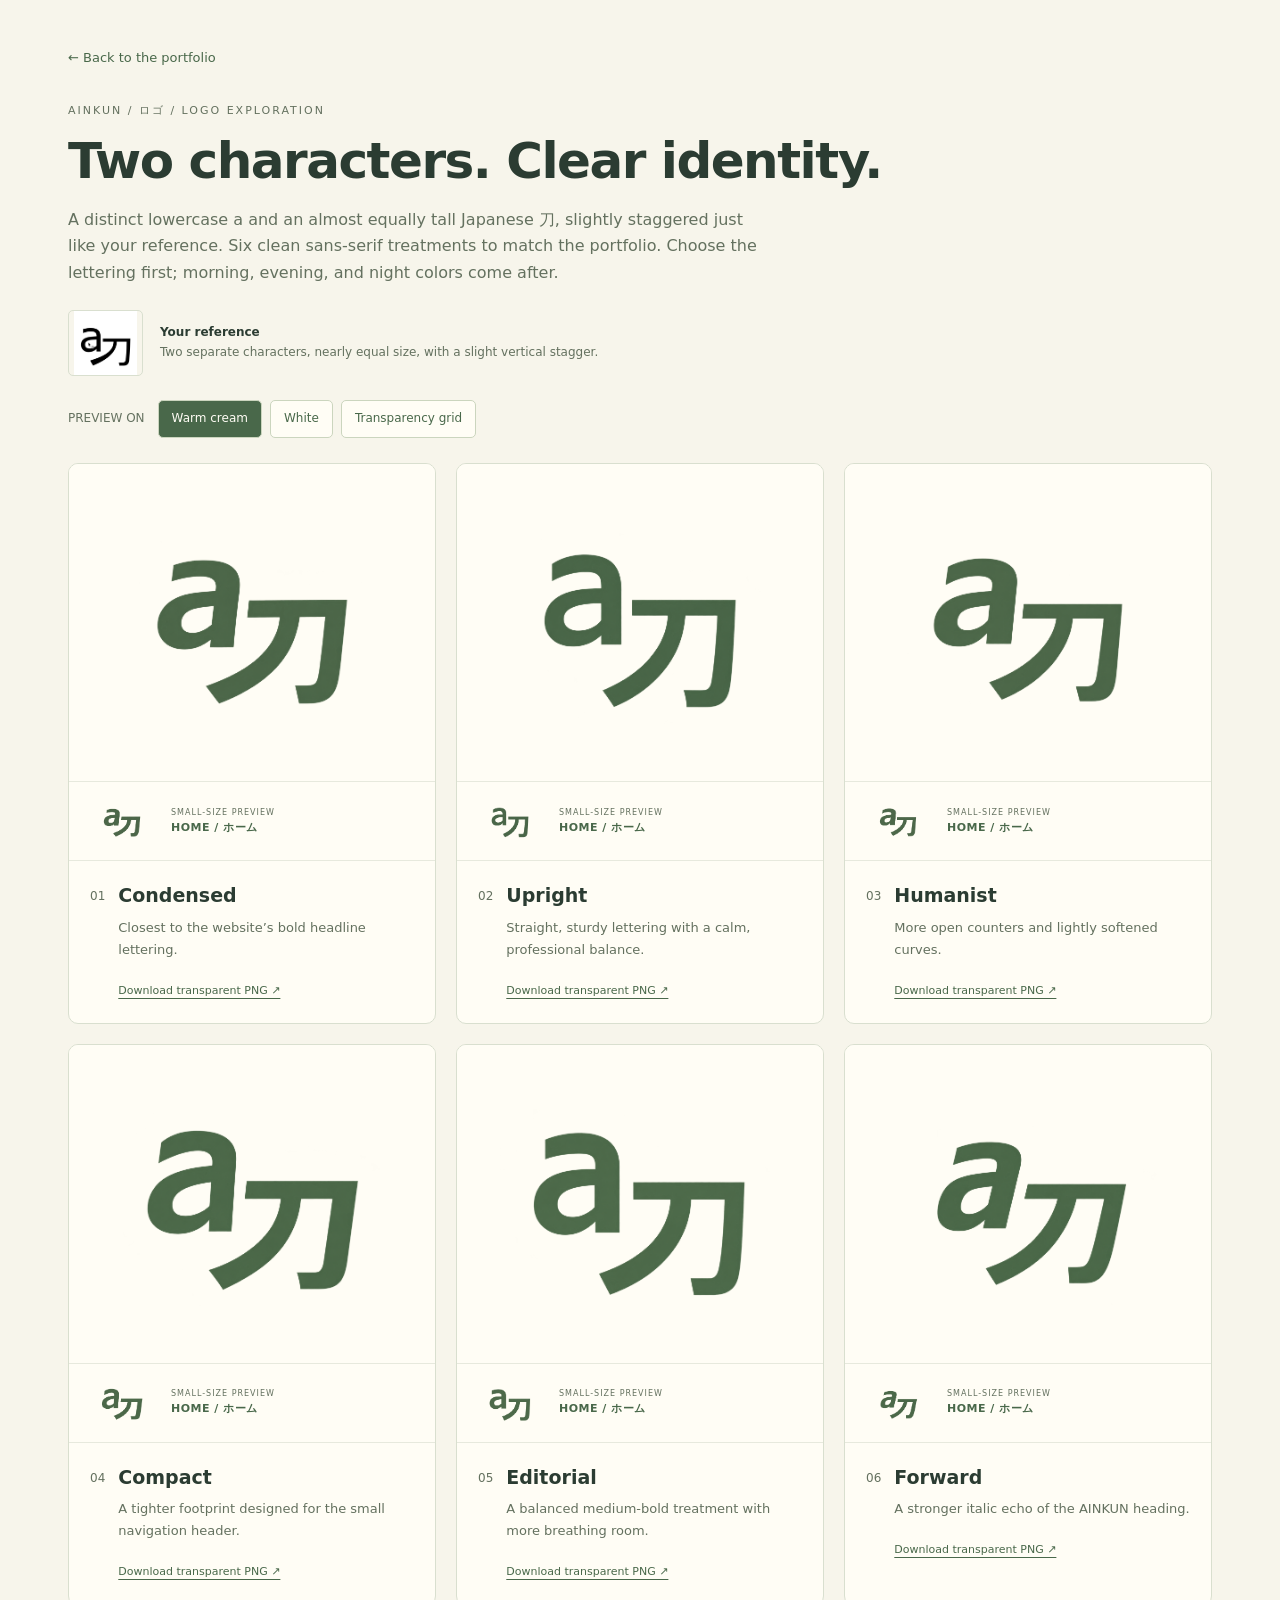
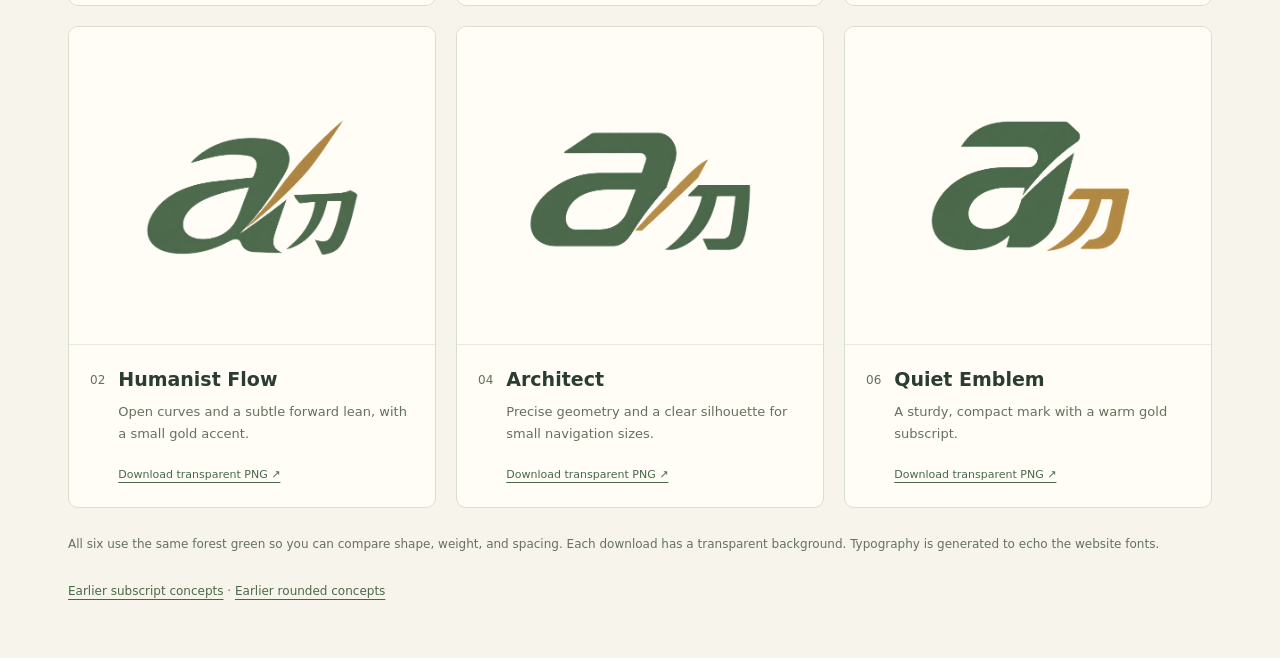
<file: logo-separated.html>
<!doctype html>
<html lang="en">
<head>
  <meta charset="utf-8"><meta name="viewport" content="width=device-width,initial-scale=1">
  <title>ainkun — Six logo directions</title>
  <link rel="icon" href="assets/favicon.svg" type="image/svg+xml">
  <style>
    *{box-sizing:border-box}
    body{margin:0;background:#f7f5eb;color:#2b3c32;font:16px/1.65 system-ui,sans-serif}
    main{max-width:1200px;margin:auto;padding:44px 28px}
    a{color:#49684a;text-underline-offset:4px}
    a:focus-visible,button:focus-visible{outline:3px solid #b28b48;outline-offset:4px}
    .back{font-size:13px;text-decoration:none}
    .eyebrow{font-size:11px;letter-spacing:2px;color:#64715f;margin:32px 0 12px}
    h1{font-size:clamp(32px,5vw,50px);line-height:1.15;letter-spacing:-1.5px;margin:0 0 17px}
    .intro{color:#64715f;max-width:700px;margin:0 0 24px}
    .reference{display:flex;align-items:center;gap:17px;margin-bottom:24px;font-size:12px;color:#64715f}
    .reference img{width:75px;height:66px;object-fit:contain;border:1px solid #d9dfcf;border-radius:5px}
    .reference strong{display:block;color:#2b3c32}
    .toolbar{display:flex;align-items:center;gap:8px;flex-wrap:wrap;margin-bottom:25px;font-size:12px}
    .toolbar>span{margin-right:5px;color:#64715f}
    button{font:inherit;cursor:pointer;padding:8px 13px;background:#fffdf5;border:1px solid #cbd5be;border-radius:5px;color:#49684a}
    button[aria-pressed=true]{background:#49684a;color:#fffdf5}
    .grid{display:grid;grid-template-columns:repeat(3,minmax(0,1fr));gap:20px}
    .option{background:#fffdf5;border:1px solid #d9dfcf;border-radius:10px;overflow:hidden}
    .logo-preview{aspect-ratio:1.15;display:grid;place-items:center;background:#fffdf5;border-bottom:1px solid #e7e9dd;padding:18px}
    .logo-preview img{display:block;width:100%;height:100%;max-height:280px;object-fit:contain}
    .small-preview{display:flex;gap:18px;align-items:center;padding:12px 22px;border-bottom:1px solid #e7e9dd}.small-preview img{width:62px;height:54px;object-fit:contain}.small-preview span{font-size:8px;letter-spacing:1px;color:#64715f}.small-preview b{font-size:11px;color:#49684a;letter-spacing:.5px}
    .option-copy{padding:21px;display:flex;gap:13px}
    .number{font-size:12px;color:#64715f;padding-top:5px;font-variant-numeric:tabular-nums}
    h2{font-size:19px;line-height:1.4;margin:0 0 8px}
    .option p{font-size:13px;color:#64715f;line-height:1.7;margin:0 0 15px}
    .option a{font-size:11px}
    .grid[data-background=white] .logo-preview{background:#fff}
    .grid[data-background=checker] .logo-preview{background-color:#fff;background-image:conic-gradient(#e7e7e2 25%,transparent 0 50%,#e7e7e2 0 75%,transparent 0);background-size:22px 22px}
    .note{font-size:12px;color:#64715f;margin-top:27px}
    @media(max-width:850px){.grid{grid-template-columns:repeat(2,minmax(0,1fr))}}
    @media(max-width:520px){main{padding:28px 20px}.grid{grid-template-columns:1fr}.logo-preview{aspect-ratio:1.3}}
  </style>
</head>
<body><main>
  <a class="back" href="index.html">← Back to the portfolio</a>
  <p class="eyebrow">AINKUN / ロゴ / LOGO EXPLORATION</p>
  <h1>Two characters. Clear identity.</h1>
  <p class="intro">A distinct lowercase a and an almost equally tall Japanese &#20992;, slightly staggered just like your reference. Six clean sans-serif treatments to match the portfolio. Choose the lettering first; morning, evening, and night colors come after.</p>
  <div class="reference"><img src="take-logo-position-and-size.png" alt="Your supplied logo size and positioning reference"><div><strong>Your reference</strong>Two separate characters, nearly equal size, with a slight vertical stagger.</div></div>
  <div class="toolbar" role="group" aria-label="Logo preview background"><span>PREVIEW ON</span><button type="button" data-background="cream" aria-pressed="true">Warm cream</button><button type="button" data-background="white" aria-pressed="false">White</button><button type="button" data-background="checker" aria-pressed="false">Transparency grid</button></div>
  <div class="grid" data-background="cream">
    <article class="option">
      <div class="logo-preview"><img src="assets/logo-separated/01-condensed.png" alt="Condensed: separate a and Japanese character at nearly equal size" width="1254" height="1254"></div>
      <div class="small-preview"><img src="assets/logo-separated/01-condensed.png" alt=""><span>SMALL-SIZE PREVIEW<br><b>HOME / &#12507;&#12540;&#12512;</b></span></div>
      <div class="option-copy"><span class="number">01</span><div><h2>Condensed</h2><p>Closest to the website’s bold headline lettering.</p><a href="assets/logo-separated/01-condensed.png" download>Download transparent PNG &#8599;</a></div></div>
    </article>
    <article class="option">
      <div class="logo-preview"><img src="assets/logo-separated/02-upright.png" alt="Upright: separate a and Japanese character at nearly equal size" width="1254" height="1254"></div>
      <div class="small-preview"><img src="assets/logo-separated/02-upright.png" alt=""><span>SMALL-SIZE PREVIEW<br><b>HOME / &#12507;&#12540;&#12512;</b></span></div>
      <div class="option-copy"><span class="number">02</span><div><h2>Upright</h2><p>Straight, sturdy lettering with a calm, professional balance.</p><a href="assets/logo-separated/02-upright.png" download>Download transparent PNG &#8599;</a></div></div>
    </article>
    <article class="option">
      <div class="logo-preview"><img src="assets/logo-separated/03-humanist.png" alt="Humanist: separate a and Japanese character at nearly equal size" width="1254" height="1254"></div>
      <div class="small-preview"><img src="assets/logo-separated/03-humanist.png" alt=""><span>SMALL-SIZE PREVIEW<br><b>HOME / &#12507;&#12540;&#12512;</b></span></div>
      <div class="option-copy"><span class="number">03</span><div><h2>Humanist</h2><p>More open counters and lightly softened curves.</p><a href="assets/logo-separated/03-humanist.png" download>Download transparent PNG &#8599;</a></div></div>
    </article>
    <article class="option">
      <div class="logo-preview"><img src="assets/logo-separated/04-compact.png" alt="Compact: separate a and Japanese character at nearly equal size" width="1254" height="1254"></div>
      <div class="small-preview"><img src="assets/logo-separated/04-compact.png" alt=""><span>SMALL-SIZE PREVIEW<br><b>HOME / &#12507;&#12540;&#12512;</b></span></div>
      <div class="option-copy"><span class="number">04</span><div><h2>Compact</h2><p>A tighter footprint designed for the small navigation header.</p><a href="assets/logo-separated/04-compact.png" download>Download transparent PNG &#8599;</a></div></div>
    </article>
    <article class="option">
      <div class="logo-preview"><img src="assets/logo-separated/05-editorial.png" alt="Editorial: separate a and Japanese character at nearly equal size" width="1254" height="1254"></div>
      <div class="small-preview"><img src="assets/logo-separated/05-editorial.png" alt=""><span>SMALL-SIZE PREVIEW<br><b>HOME / &#12507;&#12540;&#12512;</b></span></div>
      <div class="option-copy"><span class="number">05</span><div><h2>Editorial</h2><p>A balanced medium-bold treatment with more breathing room.</p><a href="assets/logo-separated/05-editorial.png" download>Download transparent PNG &#8599;</a></div></div>
    </article>
    <article class="option">
      <div class="logo-preview"><img src="assets/logo-separated/06-forward.png" alt="Forward: separate a and Japanese character at nearly equal size" width="1254" height="1254"></div>
      <div class="small-preview"><img src="assets/logo-separated/06-forward.png" alt=""><span>SMALL-SIZE PREVIEW<br><b>HOME / &#12507;&#12540;&#12512;</b></span></div>
      <div class="option-copy"><span class="number">06</span><div><h2>Forward</h2><p>A stronger italic echo of the AINKUN heading.</p><a href="assets/logo-separated/06-forward.png" download>Download transparent PNG &#8599;</a></div></div>
    </article>
<article class="option">
      <div class="logo-preview"><img src="assets/logo-reference-options/02-humanist-flow.png" alt="Humanist Flow: a with a smaller lower-right Japanese 刀" width="1024" height="1024"></div>
      <div class="option-copy"><span class="number">02</span><div><h2>Humanist Flow</h2><p>Open curves and a subtle forward lean, with a small gold accent.</p><a href="assets/logo-reference-options/02-humanist-flow.png" download>Download transparent PNG ↗</a></div></div>
    </article>
<article class="option">
      <div class="logo-preview"><img src="assets/logo-reference-options/04-architect.png" alt="Architect: a with a smaller lower-right Japanese 刀" width="1024" height="1024"></div>
      <div class="option-copy"><span class="number">04</span><div><h2>Architect</h2><p>Precise geometry and a clear silhouette for small navigation sizes.</p><a href="assets/logo-reference-options/04-architect.png" download>Download transparent PNG ↗</a></div></div>
    </article>
<article class="option">
      <div class="logo-preview"><img src="assets/logo-reference-options/06-quiet-emblem.png" alt="Quiet Emblem: a with a smaller lower-right Japanese 刀" width="1024" height="1024"></div>
      <div class="option-copy"><span class="number">06</span><div><h2>Quiet Emblem</h2><p>A sturdy, compact mark with a warm gold subscript.</p><a href="assets/logo-reference-options/06-quiet-emblem.png" download>Download transparent PNG ↗</a></div></div>
    </article>
  </div>
  <p class="note">All six use the same forest green so you can compare shape, weight, and spacing. Each download has a transparent background. Typography is generated to echo the website fonts.</p>
  <p class="note"><a href="logo-subscript.html">Earlier subscript concepts</a> · <a href="logo-options.html">Earlier rounded concepts</a></p>
</main>
<script>
  const grid=document.querySelector('.grid');
  document.querySelectorAll('button[data-background]').forEach(button=>button.addEventListener('click',()=>{
    grid.dataset.background=button.dataset.background;
    document.querySelectorAll('button[data-background]').forEach(other=>other.setAttribute('aria-pressed',String(other===button)));
  }));
</script>
</body></html>
</file>
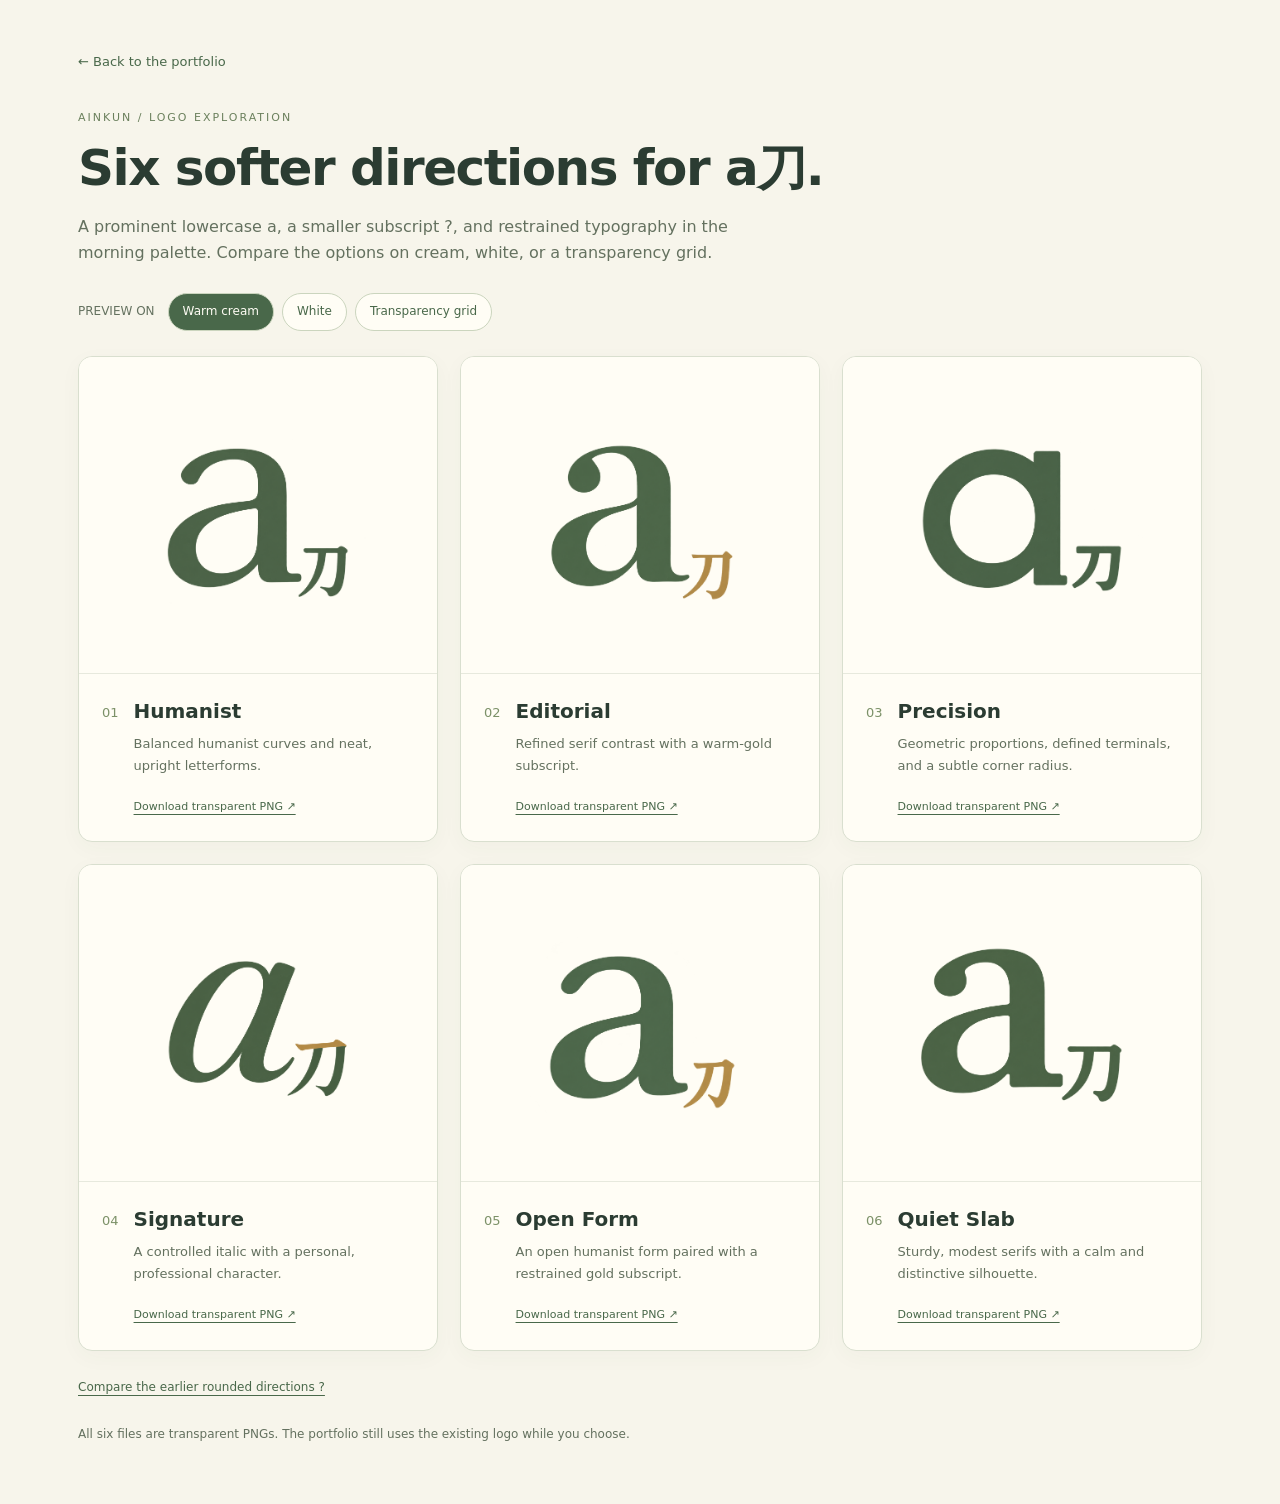
<file: logo-subscript.html>
<!doctype html>
<html lang="en">
<head>
  <meta charset="utf-8"><meta name="viewport" content="width=device-width,initial-scale=1">
  <title>a刀 — Six softer directions</title>
  <link rel="icon" href="assets/favicon.svg" type="image/svg+xml">
  <style>
    *{box-sizing:border-box}body{margin:0;background:#f7f5eb;color:#2b3c32;font:16px/1.65 system-ui,sans-serif}main{max-width:1180px;margin:auto;padding:48px 28px}a{color:#49684a;text-underline-offset:4px}a:focus-visible,button:focus-visible{outline:3px solid #b28b48;outline-offset:4px}.back{font-size:13px;text-decoration:none}.eyebrow{font-size:11px;letter-spacing:2px;color:#6b805d;margin:35px 0 12px}h1 sub{font-size:.45em;vertical-align:sub;letter-spacing:0}h1{font-size:clamp(32px,5vw,50px);line-height:1.15;letter-spacing:-1.5px;margin:0 0 17px}.intro{color:#64715f;max-width:650px;margin:0 0 26px}.toolbar{display:flex;align-items:center;gap:8px;flex-wrap:wrap;margin-bottom:25px;font-size:12px}.toolbar>span{margin-right:5px;color:#64715f}button{font:inherit;cursor:pointer;padding:8px 14px;background:#fffdf5;border:1px solid #cbd5be;border-radius:30px;color:#49684a}button[aria-pressed=true]{background:#49684a;color:#fffdf5}.grid{display:grid;grid-template-columns:repeat(3,minmax(0,1fr));gap:22px}.option{background:#fffdf5;border:1px solid #d9dfcf;border-radius:14px;overflow:hidden;box-shadow:0 6px 22px #3e583009}.logo-preview{aspect-ratio:1.22;display:grid;place-items:center;background:#fffdf5;border-bottom:1px solid #e7e9dd;padding:28px}.logo-preview img{display:block;width:100%;height:100%;max-height:260px;object-fit:contain}.option-copy{padding:23px;display:flex;gap:15px}.number{font-size:13px;color:#7c9168;padding-top:5px}.option h2{font-size:20px;line-height:1.4;margin:0 0 8px}.option p{font-size:13px;color:#64715f;line-height:1.7;margin:0 0 15px}.option a{font-size:11px}.grid[data-background=white] .logo-preview{background:#fff}.grid[data-background=checker] .logo-preview{background-color:#fff;background-image:conic-gradient(#e7e7e2 25%,transparent 0 50%,#e7e7e2 0 75%,transparent 0);background-size:22px 22px}.note{font-size:12px;color:#64715f;margin-top:27px}@media(max-width:850px){.grid{grid-template-columns:repeat(2,minmax(0,1fr))}}@media(max-width:520px){main{padding:28px 20px}.grid{grid-template-columns:1fr}.logo-preview{aspect-ratio:1.3}.option-copy{padding:20px}}
  </style>
</head>
<body><main>
  <a class="back" href="index.html">← Back to the portfolio</a>
  <p class="eyebrow">AINKUN / LOGO EXPLORATION</p>
  <h1>Six softer directions for a刀.</h1>
  <p class="intro">A prominent lowercase a, a smaller subscript ?, and restrained typography in the morning palette. Compare the options on cream, white, or a transparency grid.</p>
  <div class="toolbar" aria-label="Logo preview background"><span>PREVIEW ON</span><button type="button" data-background="cream" aria-pressed="true">Warm cream</button><button type="button" data-background="white" aria-pressed="false">White</button><button type="button" data-background="checker" aria-pressed="false">Transparency grid</button></div>
  <div class="grid" data-background="cream">
    <article class="option"><div class="logo-preview"><img src="assets/logo-subscript/01-humanist.png" alt="Option 1: Humanist, a rounded a刀 logo" width="1024" height="1024"></div><div class="option-copy"><span class="number">01</span><div><h2>Humanist</h2><p>Balanced humanist curves and neat, upright letterforms.</p><a href="assets/logo-subscript/01-humanist.png" download>Download transparent PNG ↗</a></div></div></article>
    <article class="option"><div class="logo-preview"><img src="assets/logo-subscript/02-editorial.png" alt="Option 2: Editorial, a rounded a刀 logo" width="1024" height="1024"></div><div class="option-copy"><span class="number">02</span><div><h2>Editorial</h2><p>Refined serif contrast with a warm-gold subscript.</p><a href="assets/logo-subscript/02-editorial.png" download>Download transparent PNG ↗</a></div></div></article>
    <article class="option"><div class="logo-preview"><img src="assets/logo-subscript/03-precision.png" alt="Option 3: Precision, a rounded a刀 logo" width="1024" height="1024"></div><div class="option-copy"><span class="number">03</span><div><h2>Precision</h2><p>Geometric proportions, defined terminals, and a subtle corner radius.</p><a href="assets/logo-subscript/03-precision.png" download>Download transparent PNG ↗</a></div></div></article>
    <article class="option"><div class="logo-preview"><img src="assets/logo-subscript/04-signature.png" alt="Option 4: Signature, a rounded a刀 logo" width="1024" height="1024"></div><div class="option-copy"><span class="number">04</span><div><h2>Signature</h2><p>A controlled italic with a personal, professional character.</p><a href="assets/logo-subscript/04-signature.png" download>Download transparent PNG ↗</a></div></div></article>
    <article class="option"><div class="logo-preview"><img src="assets/logo-subscript/05-open-form.png" alt="Option 5: Open Form, a rounded a刀 logo" width="1024" height="1024"></div><div class="option-copy"><span class="number">05</span><div><h2>Open Form</h2><p>An open humanist form paired with a restrained gold subscript.</p><a href="assets/logo-subscript/05-open-form.png" download>Download transparent PNG ↗</a></div></div></article>
    <article class="option"><div class="logo-preview"><img src="assets/logo-subscript/06-quiet-slab.png" alt="Option 6: Quiet Slab, a rounded a刀 logo" width="1024" height="1024"></div><div class="option-copy"><span class="number">06</span><div><h2>Quiet Slab</h2><p>Sturdy, modest serifs with a calm and distinctive silhouette.</p><a href="assets/logo-subscript/06-quiet-slab.png" download>Download transparent PNG ↗</a></div></div></article>
  </div>
  <p class="note"><a href="logo-options.html">Compare the earlier rounded directions ?</a></p><p class="note">All six files are transparent PNGs. The portfolio still uses the existing logo while you choose.</p>
</main><script>
  const grid=document.querySelector('.grid');
  document.querySelectorAll('button[data-background]').forEach(button=>button.addEventListener('click',()=>{
    grid.dataset.background=button.dataset.background;
    document.querySelectorAll('button[data-background]').forEach(other=>other.setAttribute('aria-pressed',String(other===button)));
  }));
</script></body></html>
</file>
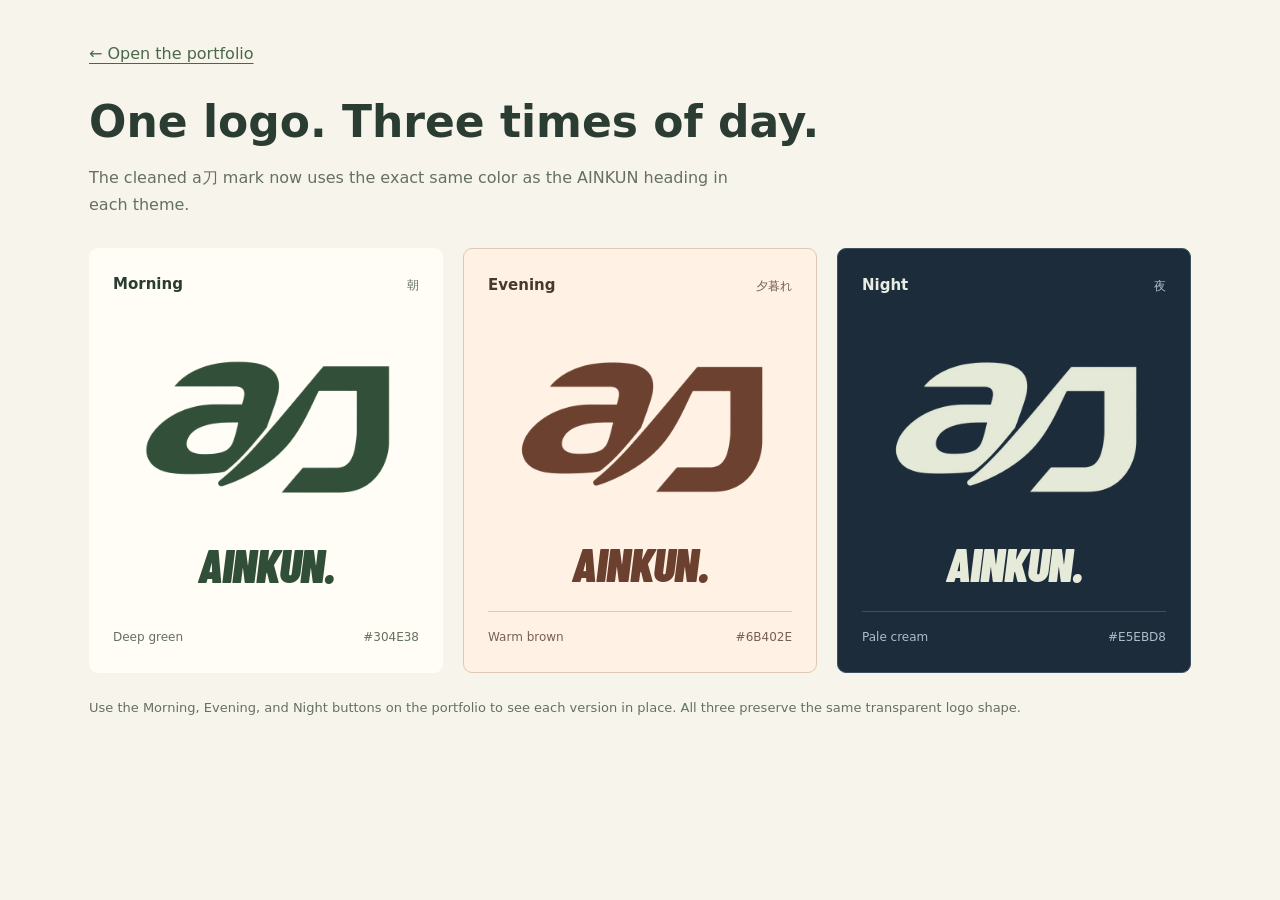
<file: logo-themes.html>
<!doctype html>
<html lang="en">
<head>
  <meta charset="utf-8"><meta name="viewport" content="width=device-width,initial-scale=1">
  <title>ainkun — Morning, Evening & Night Logos</title>
  <link rel="icon" href="assets/favicon.svg" type="image/svg+xml">
  <link rel="stylesheet" href="themes.css">
  <style>
    @import url('https://fonts.googleapis.com/css2?family=Barlow+Condensed:wght@900&display=swap');
    *{box-sizing:border-box}body{margin:0;background:#f7f5eb;color:#2b3c32;font:16px/1.7 system-ui,sans-serif}
    main{max-width:1150px;margin:auto;padding:40px 24px}a{color:#49684a;text-underline-offset:4px}h1{font-size:clamp(28px,4vw,44px);line-height:1.15;margin:30px 0 15px}.intro{max-width:650px;color:#64715f}
    .grid{display:grid;grid-template-columns:repeat(3,minmax(0,1fr));gap:20px;margin-top:30px}
    .card{padding:24px;border:1px solid var(--line);border-radius:9px;background:var(--surface);color:var(--ink,#2b3c32)}
    h2{font-size:15px;font-weight:600;margin:0;display:flex;justify-content:space-between;align-items:center}h2 span{color:var(--muted,#64715f);font-size:12px;font-weight:400}
    .mark{position:relative;aspect-ratio:3/2;margin:22px 0 16px}.mark::after{content:'';position:absolute;inset:0;background:var(--title);-webkit-mask:url('assets/logo-clean/ainkun-clean.png') center/contain no-repeat;mask:url('assets/logo-clean/ainkun-clean.png') center/contain no-repeat}
    .heading-sample{color:var(--title);font:900 italic 48px/1 'Barlow Condensed','Arial Narrow',sans-serif;letter-spacing:-1px;text-align:center;margin:0 0 24px}
    .color-note{font-size:12px;margin:0;padding-top:15px;border-top:1px solid var(--line);color:var(--muted,#64715f)}.color-note code{font:inherit;font-variant-numeric:tabular-nums;float:right}
    .note{font-size:13px;color:#64715f;margin-top:24px}a:focus-visible{outline:2px solid #49684a;outline-offset:5px}
    @media(max-width:760px){.grid{grid-template-columns:1fr}.mark{max-width:330px;margin:15px auto;width:100%}.heading-sample{font-size:44px}}
  </style>
</head>
<body><main>
  <a href="index.html">← Open the portfolio</a>
  <h1>One logo. Three times of day.</h1>
  <p class="intro">The cleaned a刀 mark now uses the exact same color as the AINKUN heading in each theme.</p>
  <div class="grid">
    <article class="card theme-preview" data-theme="morning"><h2>Morning <span lang="ja">朝</span></h2><div class="mark" role="img" aria-label="Morning logo in deep green"></div><p class="heading-sample">AINKUN.</p><p class="color-note">Deep green <code>#304E38</code></p></article>
    <article class="card theme-preview" data-theme="evening"><h2>Evening <span lang="ja">夕暮れ</span></h2><div class="mark" role="img" aria-label="Evening logo in warm brown"></div><p class="heading-sample">AINKUN.</p><p class="color-note">Warm brown <code>#6B402E</code></p></article>
    <article class="card theme-preview" data-theme="night"><h2>Night <span lang="ja">夜</span></h2><div class="mark" role="img" aria-label="Night logo in pale cream"></div><p class="heading-sample">AINKUN.</p><p class="color-note">Pale cream <code>#E5EBD8</code></p></article>
  </div>
  <p class="note">Use the Morning, Evening, and Night buttons on the portfolio to see each version in place. All three preserve the same transparent logo shape.</p>
</main>
</body></html>
</file>
<file: styles.css>
@import url('https://fonts.googleapis.com/css2?family=Barlow+Condensed:wght@500;600;700;800;900&family=DM+Sans:wght@400;500;600;700&family=Noto+Sans+JP:wght@400;500;700;900&family=Space+Mono:wght@400;700&display=swap');
:root{--ink:#2b3c32;--muted:#64715f;--accent:#49684a;--sunlight:#b28b48;--paper:#f7f5eb;--line:#d9dfcf;--mono:'Space Mono',monospace;--display:'Barlow Condensed','Arial Narrow',sans-serif;--jp:'Noto Sans JP',sans-serif;--rail:224px}

*{box-sizing:border-box}
html{scroll-behavior:smooth;scroll-padding-top:28px}
body{margin:0;color:var(--ink);background:var(--paper);isolation:isolate;font:16px/1.75 'DM Sans',sans-serif}
body::before{content:'';position:fixed;inset:0 0 0 var(--rail);z-index:-1;pointer-events:none;background:var(--scene-image) center/cover no-repeat}
a{color:inherit;text-decoration:none}
button{font:inherit}
a,button{-webkit-tap-highlight-color:transparent}
a:focus-visible,button:focus-visible{outline:3px solid var(--accent-soft);outline-offset:5px}
::selection{background:var(--selection);color:var(--ink)}
[lang=ja]{font-family:var(--jp)}
main{margin-left:var(--rail);min-width:0}
.skip{position:fixed;top:-100px;left:20px;padding:12px;background:var(--surface);z-index:50}
.skip:focus{top:15px}

/* Bilingual game-menu navigation. */
.sidebar{position:fixed;inset:0 auto 0 0;width:var(--rail);padding:36px 16px 22px;background:var(--surface);z-index:20;display:flex;flex-direction:column;border-right:1px solid var(--line);box-shadow:4px 0 30px #344a390b}
.brand{font-weight:800;font-size:30px;letter-spacing:-1.6px;line-height:1.1;display:flex;align-items:center;gap:10px}
.brand-dot{color:var(--accent)}
.sidebar-logo{position:relative;display:block;width:144px;max-width:100%;margin:0 auto;flex-shrink:0;line-height:0;border-radius:6px}
.sidebar-logo img{display:block;width:100%;height:auto;aspect-ratio:3/2;object-fit:contain}
.sidebar-caption{padding:28px 15px 20px;line-height:1.6}
.sidebar-caption>span{font-size:12px;color:var(--accent);letter-spacing:1px}
.sidebar-caption small{display:block;color:var(--muted);font-size:11px}
.sidebar nav{display:grid;gap:7px;margin-top:12px}
.nav-item{padding:13px 12px;display:flex;gap:12px;align-items:center;position:relative;transition:background .25s,transform .25s;border:1px solid transparent;border-radius:5px;}
.nav-item:hover{background:var(--surface-hover);transform:translateX(3px)}
.nav-item.active{background:linear-gradient(110deg,var(--surface-tint),var(--surface-hover));border-color:var(--line)}
.nav-item.active::before{content:'';position:absolute;left:-17px;top:14px;bottom:14px;width:4px;background:var(--accent)}
.nav-icon{font-size:25px;color:var(--accent);width:27px;text-align:center}
.nav-item small{display:block;font-size:10px;line-height:1.4;letter-spacing:1px;color:var(--muted)}
.nav-item strong{font:700 16px/1.5 var(--display);letter-spacing:1px;white-space:nowrap}
.nav-index{margin-left:auto;font:9px var(--mono);color:var(--muted)}
.sidebar-bottom{margin-top:auto;display:flex;align-items:center;gap:5px;font:10px var(--mono);letter-spacing:.2px;padding:22px 10px 0;color:var(--muted)}
.status-dot{width:6px;height:6px;display:inline-block;border-radius:50%;background:var(--accent-soft);box-shadow:0 0 0 4px #7e9c6715}
.motion-toggle{margin-left:auto;background:none;border:1px solid var(--line);color:var(--accent);width:30px;height:30px;cursor:pointer;line-height:1;padding:0;border-radius:4px;}
.motion-toggle:hover{background:var(--surface-tint)}

/* One fixed street scene shared by every section and time-of-day theme. */
.hero{min-height:790px;position:relative;isolation:isolate;overflow:hidden;color:var(--ink);padding:28px clamp(30px,4vw,76px) 30px;display:flex;flex-direction:column;background:transparent;}
.city-scene{display:none}
.scene-shade{position:absolute;inset:0;z-index:-3;background:var(--scene-wash);}
.scene-grid{position:absolute;inset:0;z-index:-2;background-image:linear-gradient(#ffffff04 1px,transparent 1px),linear-gradient(90deg,#ffffff04 1px,transparent 1px);background-size:100px 100px;opacity:0;mask-image:linear-gradient(90deg,#000,transparent);}
.hero-topline{display:flex;justify-content:space-between;gap:15px;font:9px var(--mono);letter-spacing:1.4px;color:var(--secondary-ink);border-bottom:1px solid var(--line);padding-bottom:18px}
.hero-topline b{color:var(--sunlight);padding:0 7px}
.hero-topline [lang=ja]{letter-spacing:3px;font-size:12px}
.hero-layout{display:grid;grid-template-columns:minmax(0,1fr) 250px;align-items:center;gap:30px;flex:1;padding:68px 0 64px}
.hero-copy{min-width:0}
.hero-kicker{font:9px var(--mono);letter-spacing:1.8px;color:var(--secondary-ink);display:flex;align-items:center;gap:10px;margin:0 0 18px}
.diamond{font-size:24px;color:var(--sunlight)}
.name-lockup{position:relative;width:100%;min-width:0}
.name-jp{display:block;font-size:22px;font-weight:700;letter-spacing:10px;margin-bottom:2px;color:var(--accent);}
h1{font:900 italic clamp(100px,10.4vw,170px)/.95 var(--display);letter-spacing:-2px;margin:0 0 25px;text-shadow:3px 3px 0 var(--title-shadow),6px 6px 0 var(--title-shadow-soft);position:relative;color:var(--title);}
.name-dot{color:var(--sunlight);font-size:1em;text-shadow:none}
.intro{font-size:19px;margin:18px 0;color:var(--ink);}
.intro>span{display:block;font:10px var(--mono);letter-spacing:3px;margin-top:8px;color:var(--secondary-ink)}
.hero-description{max-width:430px;font-size:14px;line-height:1.9;color:var(--secondary-ink);text-shadow:none;}
.hero-actions{display:flex;flex-wrap:wrap;gap:12px;margin-top:29px}
.button{display:inline-flex;align-items:center;gap:19px;padding:13px 19px;font-size:13px;font-weight:600;transition:transform .25s,box-shadow .25s;position:relative;border-radius:6px;}
.button:hover{transform:translateY(-3px);box-shadow:0 8px 25px #344a3933}
.primary{background:var(--accent);color:#fff;border-left:3px solid var(--button-edge);box-shadow:0 5px 16px #3b563129;transition:transform .25s,box-shadow .25s,color var(--theme-fade-duration,3.2s) var(--theme-fade-easing,ease);}
[data-theme="night"] .primary{color:#000;}
.primary>[lang=ja]{font-size:10px;border-right:1px solid #c4d0ac70;padding-right:12px;color:inherit;}
.secondary{border:1px solid var(--line);background:var(--surface-glass);color:var(--ink);}
.hero-bottom{display:flex;justify-content:space-between;align-items:center;gap:20px;border-top:1px solid var(--line);padding-top:20px}
.chapter-label,.scroll-cue{font:9px var(--mono);letter-spacing:1px;color:var(--secondary-ink)}
.chapter-label>[lang=ja]{background:var(--label-fill);padding:5px 9px;margin-right:12px;font-size:10px}
.scroll-cue{display:flex;gap:16px;align-items:center}
.scroll-cue>span{font-size:18px;animation:scroll-nudge 3s ease-in-out infinite}

.profile-stage{perspective:1000px;align-self:center;margin-top:50px;position:relative}
.profile-panel{margin:0;border:1px solid var(--line);background:var(--surface);box-shadow:5px 7px 0 var(--card-edge),0 16px 40px #3c51312b;transform:rotateX(var(--tilt-x,0deg)) rotateY(var(--tilt-y,0deg)) rotate(3deg);transition:transform .35s;animation:profile-in 1.3s cubic-bezier(.16,1,.3,1) both;color:var(--ink);border-radius:7px;overflow:hidden;}
.profile-card-top{display:flex;justify-content:space-between;align-items:center;padding:10px 12px;font:8px var(--mono);letter-spacing:.4px}
.profile-card-top>[lang=ja]{font-size:10px;color:var(--accent)}
.profile-image-wrap{aspect-ratio:1;overflow:hidden;position:relative;background:linear-gradient(145deg,var(--portrait-start),var(--portrait-mid) 55%,var(--portrait-end))}
.profile-image-wrap::before{content:'';position:absolute;inset:0;background:repeating-linear-gradient(135deg,transparent 0 15px,#fff2 15px 16px)}
.profile-image{width:100%;height:100%;object-fit:contain;position:relative;display:block}
.profile-panel figcaption{padding:11px 14px 16px;line-height:1.4}
.profile-panel strong{display:flex;justify-content:space-between;font-size:23px;letter-spacing:-1px}
.profile-panel strong>span{color:var(--accent-soft);font-size:24px}
.profile-panel figcaption>span{font:7px var(--mono);letter-spacing:.8px;color:var(--muted)}
.profile-motto{text-align:center;font:8px var(--mono);letter-spacing:1px;margin:25px -10px 0;color:var(--secondary-ink);background:var(--surface-glass);border:1px solid var(--line);border-radius:6px;padding:10px 8px;box-shadow:0 4px 18px #33432f14;}
.profile-motto>[lang=ja]{display:block;font-size:16px;letter-spacing:6px;margin-bottom:8px;color:var(--accent);}
.particles{position:absolute;inset:0;pointer-events:none;z-index:-1}
.particle{position:absolute;width:3px;height:3px;background:var(--particle);border-radius:50%;box-shadow:0 0 8px var(--particle-glow);opacity:.5;animation:drift 9s linear infinite}
.particle:nth-child(3n){width:5px;height:2px;background:var(--leaf);border-radius:50% 0;box-shadow:none}

/* Chapter cards, warm paper, and bilingual editorial headings. */
.chapter-menu{display:grid;grid-template-columns:repeat(3,minmax(0,1fr));background:var(--band-overlay);border-bottom:1px solid var(--line);padding:22px clamp(24px,4vw,70px);gap:13px}
.chapter-menu>a{display:flex;align-items:center;gap:15px;background:var(--surface-glass);padding:19px 15px;border:1px solid var(--line);box-shadow:0 3px 12px #5663430c;transition:transform .25s,border-color .25s;position:relative;min-width:0;border-radius:7px;}
.chapter-menu>a:hover{transform:translateY(-4px);border-color:var(--accent-soft)}
.tile-icon{font-size:31px;color:var(--accent-soft)}
.chapter-menu small{display:block;font:10px var(--jp);letter-spacing:2px;color:var(--accent)}
.chapter-menu strong{font:700 17px/1.5 var(--display);letter-spacing:.5px;display:block}
.chapter-menu em{font-style:normal;font-size:10px;line-height:1.5;color:var(--muted);display:block}
.chapter-menu b{margin-left:auto;color:var(--accent);font-weight:400}
.content-shell{background:linear-gradient(var(--paper-overlay),var(--paper-overlay)),radial-gradient(#87986e12 .7px,transparent .7px) 0 0/6px 6px}
.section{padding:85px 0;margin:0 clamp(28px,5vw,80px);border-bottom:1px solid var(--line);position:relative}
.about{display:grid;grid-template-columns:1fr 1.1fr;gap:50px}
.eyebrow{font:10px var(--mono);letter-spacing:2px;color:var(--accent);display:block}
.section-jp{font:700 15px var(--jp);letter-spacing:4px;color:var(--accent);margin-top:23px}
h2{font:700 clamp(37px,3.7vw,56px)/1.13 var(--display);letter-spacing:-.5px;margin:12px 0 0}
h2 em{font-style:normal;color:var(--accent)}
.word-note{display:flex;align-items:center;gap:18px;margin-top:33px;border-left:2px solid var(--accent-soft);padding:5px 0 5px 16px}
.word-note>[lang=ja]{font-size:31px;font-weight:700;color:var(--accent-soft);white-space:nowrap}
.word-note strong{font:9px var(--mono);letter-spacing:1px}
.word-note p{margin:5px 0 0;font-size:12px;color:var(--muted);max-width:210px}
.about-content>p:first-child{margin-top:0;font-size:16px;line-height:1.85}
.muted,.section-note{color:var(--muted)}
.muted{font-size:14px}
.terminal{margin-top:25px;padding:0 17px 17px;background:var(--terminal-bg);color:var(--terminal-ink);box-shadow:0 8px 24px #3d57391a;font:11px/1.9 var(--mono);overflow-wrap:anywhere;border:1px solid var(--terminal-line);border-radius:7px;}
.terminal-bar{margin:0 -17px 13px;padding:8px 14px;border-bottom:1px solid #a5b79040;font-size:9px;color:var(--terminal-muted);display:flex;gap:35px}
.terminal-bar span{color:var(--terminal-accent);letter-spacing:4px}
.terminal p{margin:4px 0}
.terminal p>span,.terminal-answer{color:var(--terminal-ink)}
.cursor{animation:pulse 1.5s infinite;color:var(--terminal-accent)!important}
.skills{display:flex;flex-wrap:wrap;gap:8px;margin-top:24px}
.skill,.tags span{font-size:11px;border:1px solid var(--line);background:var(--surface-tint);padding:5px 9px;color:var(--accent);border-radius:4px;}
.section-top{display:flex;justify-content:space-between;align-items:end;gap:25px;margin-bottom:30px}
.section-note{font-size:13px;margin:0;line-height:1.8}
.section-note>[lang=ja]{color:var(--accent);font-size:18px;letter-spacing:3px}
.projects-grid{display:grid;grid-template-columns:repeat(3,minmax(0,1fr));gap:18px}
.project-card{padding:24px 22px;background:var(--surface);border:1px solid var(--line);box-shadow:0 4px 20px #3e58300a;position:relative;transition:transform .25s,border-color .25s;min-width:0;border-radius:8px;overflow:hidden;}
.project-card::before{content:'';position:absolute;top:-1px;left:22px;height:3px;width:36px;background:var(--accent-soft);transition:width .3s}
.project-card:hover{transform:translateY(-5px);border-color:var(--accent-soft)}
.project-card:hover::before{width:85px}
.card-top{display:flex;align-items:center;justify-content:space-between;gap:10px;margin-bottom:31px}
.project-icon{font:28px var(--mono);color:var(--accent)}
.small-label{font:9px var(--mono);letter-spacing:1px;color:var(--muted)}
.placeholder-badge{font:8px var(--mono);letter-spacing:1px;color:var(--muted);background:var(--surface-hover);padding:4px 7px}
.project-card h3,.writing-card h3{font-size:20px;line-height:1.4;margin:13px 0 11px;letter-spacing:-.5px}
.project-card p,.writing-card p{font-size:13px;color:var(--muted);line-height:1.85}
.card-bottom{display:flex;align-items:center;justify-content:space-between;gap:7px;margin-top:24px}
.tags{display:flex;flex-wrap:wrap;gap:5px}
.tags span{font-size:9px;padding:3px 6px}
.project-arrow{font-size:26px;color:var(--accent);min-width:28px;text-align:right}
.achievement-list{border:1px solid var(--line);background:var(--surface);border-radius:8px;overflow:hidden;}
.achievement{display:flex;gap:23px;align-items:center;padding:25px;border-bottom:1px solid var(--line)}
.achievement:last-child{border:0}
.achievement-number{font:600 35px var(--display);color:var(--ornament);min-width:38px}
.achievement-content{flex:1}
.achievement-content .small-label{color:var(--accent)}
.achievement h3{font-size:18px;margin:4px 0}
.achievement p{font-size:13px;color:var(--muted);margin:0}
.achievement-year{font:10px var(--mono);color:var(--muted);white-space:nowrap}
.writing-grid{display:grid;grid-template-columns:1fr 1fr;gap:20px}
.writing-card{border:1px solid var(--line);padding:27px;background:linear-gradient(130deg,var(--surface),var(--surface-hover));transition:transform .25s,box-shadow .25s;position:relative;border-radius:8px;}
.writing-card::after{content:'✧';position:absolute;right:22px;top:15px;font-size:32px;color:var(--ornament)}
.writing-card:hover{transform:translateY(-4px);box-shadow:0 9px 22px #51664114;}
.writing-card .small-label{color:var(--accent)}
.text-link{font-size:12px;color:var(--accent)}
.text-link:hover{color:var(--ink)}
.writing-card .text-link{display:block;font:9px var(--mono);letter-spacing:1px;margin-top:25px}
.contact.section{margin:0;border:0;padding:80px 30px;text-align:center;color:var(--ink);background:var(--contact-overlay);}
.contact .eyebrow{color:var(--accent)}
.contact .section-jp{color:var(--accent);font-size:21px}
.contact h2{font-size:clamp(43px,4.6vw,65px)}
.contact h2 em{color:var(--accent)}
.contact p{font-size:14px;color:var(--secondary-ink)}
.socials{display:flex;justify-content:center;flex-wrap:wrap;gap:10px;margin-top:27px}
.social-link{font-size:12px;border:1px solid var(--line);padding:10px 19px;background:var(--surface-glass);transition:background .25s,transform .25s;color:var(--accent);border-radius:5px;}
.social-link:hover{background:var(--surface-tint);transform:translateY(-3px)}
.contact .contact-placeholder{font:9px var(--mono);margin-top:20px;color:var(--muted)}
footer{display:flex;justify-content:space-between;align-items:center;gap:20px;padding:25px clamp(28px,5vw,80px);background:var(--footer-overlay)}
footer .brand{font-size:23px;gap:0}
footer>span,footer>a:last-child{font:9px var(--mono);color:var(--muted)}
footer>a:last-child [lang=ja]{color:var(--accent)}
.toast{position:fixed;left:calc(50% + var(--rail)/2);bottom:25px;max-width:calc(100vw - 40px);padding:14px 22px;border:1px solid var(--accent-soft);background:var(--surface);box-shadow:0 8px 35px #344a3933;color:var(--ink);font-size:13px;z-index:40;opacity:0;pointer-events:none;transform:translate(-50%,20px);transition:.25s;border-radius:6px;}
.toast.visible{opacity:1;transform:translate(-50%,0)}
.reveal-ready{opacity:0;transform:translateY(23px);transition:opacity .75s,transform .75s cubic-bezier(.16,1,.3,1)}
.revealed{opacity:1;transform:translateY(0)}

@keyframes opening-copy{from{opacity:0;transform:translateY(25px)}
to{opacity:1;transform:translateY(0)}
}
@keyframes profile-in{from{opacity:0;translate:30px 0}
to{opacity:1;translate:0 0}
}
@keyframes drift{0%{translate:0 40px;opacity:0}
25%{opacity:.65}
100%{translate:55px -140px;opacity:0}
}
@keyframes pulse{50%{opacity:.3}
}
@keyframes scroll-nudge{50%{translate:0 5px}
}

@media(min-width:1600px){.hero{min-height:880px;color:var(--ink);}
.hero-layout{grid-template-columns:minmax(0,1fr) 300px;gap:60px;padding-right:35px}
.hero-description{font-size:16px;color:var(--secondary-ink);text-shadow:none;}
.hero-kicker{font-size:11px}
.profile-panel figcaption>span{font-size:9px}
.profile-card-top{font-size:10px}
}

@media(max-width:1200px){:root{--rail:200px}
.sidebar{padding-left:10px;padding-right:10px}
.nav-item{gap:9px;padding:12px 10px;border-radius:5px;}
.nav-item strong{font-size:15px}
.nav-index{display:none}
.hero{padding-left:35px;padding-right:35px;min-height:740px;color:var(--ink);}
.hero-layout{grid-template-columns:minmax(0,1fr) 210px;gap:20px}
h1{font-size:108px;color:var(--title);text-shadow:3px 3px 0 var(--title-shadow),6px 6px 0 var(--title-shadow-soft);}
.hero-topline{font-size:8px}
.hero-topline [lang=ja]{font-size:10px}
.hero-kicker{font-size:8px;letter-spacing:1px}
.intro{font-size:17px;color:var(--ink);}
.hero-actions{gap:10px}
.button{gap:12px;padding:12px 14px;font-size:12px;border-radius:6px;}
.chapter-menu{padding:18px 28px;gap:10px}
.chapter-menu>a{padding:15px 12px;gap:9px;border-radius:7px;box-shadow:0 3px 12px #5663430c;}
.tile-icon{display:none}
.chapter-menu strong{font-size:16px}
.section{margin:0 35px;padding:65px 0}
.about{gap:30px}
.projects-grid{gap:12px}
.project-card{padding:21px 17px;border-radius:8px;box-shadow:0 4px 20px #3e58300a;overflow:hidden;}
.card-top .small-label{font-size:8px}
.project-card h3{font-size:18px}
.card-top{margin-bottom:23px}
.profile-panel figcaption>span{font-size:6px}
.profile-card-top{font-size:7px}
.profile-motto{font-size:7px;color:var(--secondary-ink);background:var(--surface-glass);border:1px solid var(--line);border-radius:6px;padding:10px 8px;box-shadow:0 4px 18px #33432f14;}
}

@media(max-width:1000px){:root{--rail:180px}
.brand{font-size:26px}
.sidebar-caption{padding:25px 10px 17px}
.sidebar-caption>span{font-size:10px}
.nav-item strong{font-size:14px;letter-spacing:.5px}
.nav-icon{font-size:22px;width:22px}
.sidebar-bottom{font-size:9px;padding-left:5px;padding-right:5px;gap:6px}
.hero{padding-left:28px;padding-right:28px;color:var(--ink);}
.hero-layout{grid-template-columns:minmax(0,1fr) 170px;gap:17px}
h1{font-size:92px;color:var(--title);text-shadow:3px 3px 0 var(--title-shadow),6px 6px 0 var(--title-shadow-soft);}
.name-jp{font-size:19px;letter-spacing:7px;color:var(--accent);}
.intro{font-size:16px;color:var(--ink);}
.intro>span{letter-spacing:2px;font-size:9px}
.hero-description{font-size:13px;color:var(--secondary-ink);text-shadow:none;}
.hero-kicker{font-size:7px;letter-spacing:.6px}
.profile-card-top{font-size:6px;padding:8px}
.profile-card-top>[lang=ja]{font-size:8px}
.profile-panel figcaption{padding:9px}
.profile-panel figcaption>span{font-size:5px;letter-spacing:.3px}
.profile-panel strong{font-size:21px}
.profile-motto>[lang=ja]{font-size:12px;letter-spacing:3px;color:var(--accent);}
.profile-motto{font-size:6px;letter-spacing:.4px;color:var(--secondary-ink);background:var(--surface-glass);border:1px solid var(--line);border-radius:6px;padding:10px 8px;box-shadow:0 4px 18px #33432f14;}
.hero-topline [lang=ja]{display:none}
.chapter-label{font-size:8px}
.chapter-label>[lang=ja]{margin-right:5px}
.scroll-cue{font-size:8px;letter-spacing:0}
.projects-grid{grid-template-columns:1fr}
.card-top{margin-bottom:18px}
.card-top .small-label{font-size:10px}
.project-card{padding:25px;border-radius:8px;box-shadow:0 4px 20px #3e58300a;overflow:hidden;}
.project-card h3{font-size:21px}
.about{grid-template-columns:1fr}
.about-content{max-width:650px}
.section-note{font-size:12px}
.chapter-menu strong{font-size:14px}
.chapter-menu em{font-size:9px}
.chapter-menu small{font-size:9px}
.chapter-menu b{display:none}
.writing-card{padding:22px;border-radius:8px;background:linear-gradient(130deg,var(--surface),var(--surface-hover));}
.writing-card h3{font-size:18px}
.writing-card::after{display:none}
}

@media(max-width:760px){:root{--rail:0px}
html{scroll-padding-top:138px}
.sidebar{width:100%;height:124px;padding:12px 18px 0;inset:0 0 auto;display:block;border-right:0;border-bottom:1px solid var(--line)}
.sidebar-logo{width:72px;margin:0}
.sidebar-caption{display:none}
.sidebar nav{display:flex;gap:0;margin-top:10px;overflow-x:auto;scrollbar-width:none;padding-bottom:0}
.sidebar nav::-webkit-scrollbar{display:none}
.nav-item{flex:1;min-width:78px;justify-content:center;padding:8px 7px;gap:0;display:block;text-align:center;border-radius:5px;}
.nav-item strong{font-size:12px;letter-spacing:.6px}
.nav-item small{font-size:8px;letter-spacing:.5px}
.nav-icon{display:none}
.nav-item.active{border:0;border-bottom:3px solid var(--accent-soft);background:var(--surface-tint)}
.nav-item.active::before{display:none}
.nav-item:hover{transform:none}
.sidebar-bottom{position:absolute;top:24px;right:18px;margin:0;padding:0;font-size:8px}
.motion-toggle{width:25px;height:25px;margin-left:10px;border-radius:4px;}
main{padding-top:124px}
.hero{min-height:710px;padding:25px 28px;color:var(--ink);}
.hero-layout{grid-template-columns:1fr 185px;padding:55px 0;gap:25px}
h1{font-size:110px;color:var(--title);text-shadow:3px 3px 0 var(--title-shadow),6px 6px 0 var(--title-shadow-soft);}
.hero-kicker{font-size:8px}
.name-jp{font-size:20px;color:var(--accent);}
.hero-description{font-size:14px;color:var(--secondary-ink);text-shadow:none;}
.intro{font-size:18px;color:var(--ink);}
.profile-panel figcaption>span{font-size:6px}
.profile-motto{font-size:7px;color:var(--secondary-ink);background:var(--surface-glass);border:1px solid var(--line);border-radius:6px;padding:10px 8px;box-shadow:0 4px 18px #33432f14;}
.profile-motto>[lang=ja]{font-size:14px;color:var(--accent);}
.chapter-menu{padding:17px 23px}
.chapter-menu>a{padding:13px 10px;border-radius:7px;box-shadow:0 3px 12px #5663430c;}
.chapter-menu strong{font-size:15px}
.section{margin:0 28px;padding:60px 0}
h2{font-size:45px}
.toast{left:50%;border-radius:6px;}
footer{padding:25px 28px}
.hero-topline{font-size:9px}
}

@media(max-width:640px){.hero{padding:24px;min-height:950px;color:var(--ink);}
.hero-layout{grid-template-columns:1fr;padding:40px 0 24px;gap:25px;align-items:start}
.hero-kicker{font-size:8px}
.name-jp{font-size:19px;color:var(--accent);}
h1{font-size:clamp(76px,24vw,125px);color:var(--title);text-shadow:3px 3px 0 var(--title-shadow),6px 6px 0 var(--title-shadow-soft);}
.hero-description{max-width:360px;font-size:14px;color:var(--secondary-ink);text-shadow:none;}
.hero-actions{margin-top:25px}
.intro{font-size:18px;color:var(--ink);}
.profile-stage{margin:0 8px 0 auto;width:165px;align-self:start}
.profile-card-top{font-size:6px}
.profile-image-wrap{aspect-ratio:1.2}
.profile-panel figcaption>span{font-size:5px}
.profile-motto{position:absolute;right:calc(100% + 15px);top:40px;margin:0;width:105px;font-size:7px;line-height:1.8;color:var(--secondary-ink);background:var(--surface-glass);border:1px solid var(--line);border-radius:6px;padding:10px 8px;box-shadow:0 4px 18px #33432f14;}
.profile-motto>[lang=ja]{font-size:13px;letter-spacing:1px;line-height:1.8;color:var(--accent);}
.hero-bottom{gap:10px;padding-top:18px}
.chapter-label{font-size:7px;letter-spacing:0}
.chapter-label>[lang=ja]{display:none}
.scroll-cue{font-size:7px;gap:9px}

.chapter-menu{grid-template-columns:1fr;padding:20px 24px;gap:10px}
.chapter-menu>a{padding:13px 18px;gap:15px;border-radius:7px;box-shadow:0 3px 12px #5663430c;}
.tile-icon{display:block;font-size:26px}
.chapter-menu strong{font-size:17px}
.chapter-menu small{font-size:9px}
.chapter-menu em{font-size:10px}
.chapter-menu b{display:block}
.section{margin:0 24px;padding:55px 0}
.section-top{display:block}
.section-top>.section-note,.section-top>.text-link{margin-top:18px;display:block}
.section-jp{font-size:14px;margin-top:17px}
h2{font-size:42px}
.writing-grid{grid-template-columns:1fr}
.achievement{padding:20px 16px;gap:14px}
.achievement-number{font-size:29px;min-width:24px}
.achievement h3{font-size:16px}
.achievement p{font-size:12px}
.achievement-year{font-size:9px}
.section-note br{display:none}
.contact.section{padding:65px 24px;}
.contact h2{font-size:48px}
.contact p br{display:none}
.social-link{font-size:11px;padding:10px 13px;color:var(--accent);border:1px solid var(--line);background:var(--surface-glass);border-radius:5px;}
footer{padding:24px;flex-wrap:wrap;gap:18px}
footer>span{order:3;width:100%;font-size:9px}
.terminal{font-size:10px;border-radius:7px;box-shadow:0 8px 24px #3d57391a;}
.hero-topline{font-size:8px;letter-spacing:.8px}
.word-note>[lang=ja]{font-size:29px}
}

body.motion-paused *,body.motion-paused *::before,body.motion-paused *::after{animation-play-state:paused!important}
body.motion-paused .profile-panel{transform:rotate(3deg);box-shadow:5px 7px 0 var(--card-edge),0 16px 40px #3c51312b;border-radius:7px;overflow:hidden;}
body.motion-paused .reveal-ready{opacity:1;transform:none;transition:none}
body.motion-paused .hero-copy,body.motion-paused .profile-panel{animation:none;}

@media(prefers-reduced-motion:reduce){html{scroll-behavior:auto}
*,*::before,*::after{animation:none!important;transition:none!important}
.reveal-ready{opacity:1;transform:none}
.profile-panel{transform:rotate(3deg);box-shadow:5px 7px 0 var(--card-edge),0 16px 40px #3c51312b;border-radius:7px;overflow:hidden;}
}


/* Keep the avatar card labels legible at every size. */
.profile-panel figcaption>span{font-size:9px;letter-spacing:0;line-height:1.6;display:block;margin-top:3px}
.profile-card-top{font-size:9px;gap:6px;flex-wrap:wrap}
.profile-card-top>[lang=ja]{font-size:10px}
.profile-motto{font-size:9px;line-height:1.8;color:var(--secondary-ink);background:var(--surface-glass);border:1px solid var(--line);border-radius:6px;padding:10px 8px;box-shadow:0 4px 18px #33432f14;}
.profile-panel strong{font-size:24px}
.project-card p,.writing-card p{font-size:14px}
.motion-toggle:disabled{cursor:default;opacity:.6}

/* The shared AIN and K travel between names; the final dot stays visible. */
.name-switch {
  display:block;width:100%;padding:0;border:0;background:none;text-align:left;
  color:inherit;font:inherit;letter-spacing:inherit;text-shadow:inherit;
  cursor:pointer;touch-action:manipulation;
}
.name-switch:disabled { cursor:default; }
.name-switch:focus-visible { outline:2px solid var(--accent-soft);outline-offset:8px;border-radius:4px; }
.name-track { position:relative;display:flex;align-items:center;height:1em;isolation:isolate; }
.name-glyph { display:block;white-space:nowrap;flex-shrink:0;transform-origin:0 50%;pointer-events:none; }
.name-switch:not(.name-ready) .name-prefix { display:none; }
.name-ready .name-glyph {
  position:absolute;left:0;top:0;
  transform:translateX(var(--closed-x)) scale(var(--closed-scale));
  transition:none;
  will-change:transform,opacity;
}
.name-animating .name-glyph { transition:transform 1.3s cubic-bezier(.4,0,.2,1),opacity .65s ease-in-out; }
.name-ready .name-prefix { opacity:0; }
.name-ready .name-suffix { opacity:1;transition-delay:0s,.25s; }
.name-ready .name-dot { top:0;line-height:inherit; }
.name-ready[aria-pressed="true"] .name-glyph { transform:translateX(var(--open-x)) scale(var(--open-scale)); }
.name-ready[aria-pressed="true"] .name-prefix { opacity:1;transition-delay:0s,.2s; }
.name-ready[aria-pressed="true"] .name-suffix { opacity:0;transition-delay:0s,0s; }
body.motion-paused .name-glyph { transition:none; }
@media(prefers-reduced-motion:reduce) { .name-glyph { transition:none!important; } }
.sidebar{overflow-y:auto}
body.motion-paused{scroll-behavior:auto}

@media(max-width:640px){.profile-motto{font-size:8px;color:var(--secondary-ink);background:var(--surface-glass);border:1px solid var(--line);border-radius:6px;padding:10px 8px;box-shadow:0 4px 18px #33432f14;}
.profile-panel figcaption>span{font-size:8px}
.hero-layout{padding-top:40px}
.profile-card-top{font-size:8px}
}


.sidebar-bottom a{color:var(--accent);text-decoration:underline;text-underline-offset:3px;font-weight:700}
</file>
<file: themes.css>
/* Morning is also the no-JavaScript fallback. */
:root {
  color-scheme: light;
  --scene-wash: linear-gradient(90deg,var(--wash-strong) 0%,var(--wash-middle) 36%,var(--wash-faint) 63%,transparent 85%),linear-gradient(0deg,var(--wash-bottom),transparent 23%,transparent 78%,var(--wash-top));
  --scene-image: url('assets/morning-street.png');
  --surface: #fffdf5;
  --surface-hover: #f1f3e6;
  --surface-tint: #e8eddc;
  --surface-glass: #fffdf5ed;
  --paper-overlay: #f7f5ebd1;
  --contact-overlay: #f7f5ebbd;
  --band-overlay: #e9eddfc7;
  --footer-overlay: #e9eddfd1;
  --secondary-ink: #41513d;
  --accent-soft: #6e8d60;
  --title: #304e38;
  --title-shadow: #fff8df;
  --title-shadow-soft: #7e98642b;
  --button-ink: #fffdf3;
  --button-edge: #dfc181;
  --label-fill: #f2e5be;
  --ornament: #aebf9c;
  --card-edge: #fff8e080;
  --selection: #d2dbc4;
  --terminal-bg: #293e31;
  --terminal-ink: #d7e4c2;
  --terminal-line: #697e59;
  --terminal-muted: #c1cfab;
  --terminal-accent: #d4b375;
  --portrait-start: #e1ead2;
  --portrait-mid: #f7ebcf;
  --portrait-end: #d2e3da;
  --particle: #f9e9af;
  --particle-glow: #eed38b;
  --leaf: #adc385;
  --wash-strong: #fbf7eaf2;
  --wash-middle: #fbf7eac9;
  --wash-faint: #fbf7ea38;
  --wash-bottom: #f6f3e8e6;
  --wash-top: #f7f4e9b3;
}

:root[data-theme="evening"], .theme-preview[data-theme="evening"] {
  --scene-image: url('assets/evening-street.png');
  --ink: #49382f;
  --muted: #786052;
  --accent: #884e37;
  --sunlight: #a06d34;
  --paper: #f5e9dc;
  --line: #ddc8b5;
  --surface: #fff2e4;
  --surface-hover: #f4e4d3;
  --surface-tint: #efdbc5;
  --surface-glass: #fff2e4ed;
  --paper-overlay: #f5e9dcd1;
  --contact-overlay: #f5e9dcbd;
  --band-overlay: #e9d5c0c7;
  --footer-overlay: #e9d5c0d1;
  --secondary-ink: #654b3d;
  --accent-soft: #a17247;
  --title: #6b402e;
  --title-shadow: #ffefd5;
  --title-shadow-soft: #a36b392b;
  --button-ink: #fff6e8;
  --button-edge: #e4b578;
  --label-fill: #f0d4aa;
  --ornament: #c4a17c;
  --card-edge: #f8d8b080;
  --selection: #e4c2a4;
  --terminal-bg: #3c302a;
  --terminal-ink: #f0d5b5;
  --terminal-line: #927157;
  --terminal-muted: #d8bda1;
  --terminal-accent: #e8b775;
  --portrait-start: #e7c7a6;
  --portrait-mid: #fae2c0;
  --portrait-end: #d4c5b3;
  --particle: #ffdaa0;
  --particle-glow: #f5b95c;
  --leaf: #cbb378;
  --wash-strong: #f5e9dcf2;
  --wash-middle: #f5e9dcc9;
  --wash-faint: #f5e9dc38;
  --wash-bottom: #f5e9dce6;
  --wash-top: #f5e9dcb3;
}

:root[data-theme="night"], .theme-preview[data-theme="night"] {
  color-scheme: dark;
  --scene-image: url('assets/night-street.png');
  --ink: #e7ece4;
  --muted: #adbcc5;
  --accent: #b8d2b1;
  --sunlight: #e5bc7b;
  --paper: #141f2c;
  --line: #3c5061;
  --surface: #1d2c3b;
  --surface-hover: #283b4b;
  --surface-tint: #2b4050;
  --surface-glass: #1d2c3bed;
  --paper-overlay: #141f2cd1;
  --contact-overlay: #141f2cbd;
  --band-overlay: #192937c7;
  --footer-overlay: #192937d1;
  --secondary-ink: #c2cfd5;
  --accent-soft: #a1bfa0;
  --title: #e5ebd8;
  --title-shadow: #192f40;
  --title-shadow-soft: #8aaf9d35;
  --button-ink: #182b26;
  --button-edge: #e5bc7b;
  --label-fill: #344558;
  --ornament: #79958b;
  --card-edge: #839ea333;
  --selection: #425e65;
  --terminal-bg: #101d28;
  --terminal-ink: #c8dcc8;
  --terminal-line: #3c5766;
  --terminal-muted: #aabdbd;
  --terminal-accent: #e5bc7b;
  --portrait-start: #344d5a;
  --portrait-mid: #465563;
  --portrait-end: #213949;
  --particle: #f6d99a;
  --particle-glow: #eec479;
  --leaf: #a2bbb0;
  --wash-strong: #141f2cf2;
  --wash-middle: #141f2cc9;
  --wash-faint: #141f2c38;
  --wash-bottom: #141f2ce6;
  --wash-top: #141f2cb3;
}

/* The logo and AINKUN heading share the exact morning/evening/night title color. */
[data-theme="night"] .sidebar-logo img { filter:brightness(0) invert(1); }
@supports (mask-image: url('')) or (-webkit-mask-image: url('')) {
  .sidebar-logo img { visibility:hidden; }
  .sidebar-logo::after {
    content:'';position:absolute;inset:0;pointer-events:none;
    background-color:var(--title);
    -webkit-mask:url('assets/logo-clean/ainkun-clean.png') center / contain no-repeat;
    mask:url('assets/logo-clean/ainkun-clean.png') center / contain no-repeat;
    transition:background-color .35s ease;
  }
}
.sr-only { position:absolute;width:1px;height:1px;padding:0;margin:-1px;overflow:hidden;clip-path:inset(50%);white-space:nowrap;border:0; }
.theme-controls {
  position:fixed;top:16px;right:24px;z-index:30;width:290px;
  padding:7px 8px 5px;border:1px solid var(--line);border-radius:10px;
  background:var(--surface-glass);color:var(--ink);
  box-shadow:0 5px 24px #101d2814;backdrop-filter:blur(14px);
}
.theme-controls[hidden] { display:none; }
.theme-options { display:grid;grid-template-columns:repeat(3,minmax(0,1fr));gap:3px; }
.theme-options button {
  display:flex;align-items:center;justify-content:center;gap:5px;min-height:34px;
  border:1px solid transparent;border-radius:6px;padding:5px 6px;
  background:transparent;color:var(--muted);font-size:11px;font-weight:600;cursor:pointer;
  transition:background .2s,color .2s,border-color .2s;
}
.theme-options button:hover { background:var(--surface-hover);color:var(--ink); }
.theme-options button[aria-pressed="true"] { background:var(--surface-tint);color:var(--accent);border-color:var(--line); }
.theme-options svg { width:17px;height:17px;flex-shrink:0;fill:none;stroke:currentColor;stroke-width:1.5;stroke-linecap:round;stroke-linejoin:round; }
.theme-meta { display:flex;justify-content:space-between;align-items:center;gap:8px;padding:3px 5px 0;font:9px/1.5 var(--mono); }
.theme-auto { padding:2px 0;background:none;border:0;color:var(--accent);font:inherit;cursor:pointer;text-underline-offset:3px; }
.theme-auto:hover,.theme-controls[data-mode="preview"] .theme-auto { text-decoration:underline; }
.theme-auto::before { content:'';display:inline-block;width:5px;height:5px;margin-right:5px;border-radius:50%;background:var(--sunlight); }
.theme-auto[aria-pressed="true"]::before { background:var(--accent-soft); }
.theme-clock { color:var(--muted);font-variant-numeric:tabular-nums; }
.theme-controls[aria-busy="true"] .theme-options { opacity:.65; }
/* Make space for the controls without covering the hero's opening line. */
@media(min-width:761px) { .hero { padding-top:102px; } }
@media(max-width:760px) {
  .theme-controls { top:8px;right:18px;width:250px;padding:4px 5px 3px;border-radius:7px;box-shadow:none; }
  .theme-options button { min-height:29px;padding:3px 4px;font-size:10px; }
  .theme-options svg { width:15px;height:15px; }
  .theme-meta { font-size:8px;padding-top:1px; }
  .sidebar-bottom { left:18px;right:auto;top:59px;font-size:8px;line-height:1.2;gap:4px; }
}
@media(max-width:420px) {
  .theme-controls { right:10px;width:184px; }
  .theme-options button { gap:3px;font-size:9px;padding:3px 2px; }
  .theme-options svg { width:12px;height:12px; }
  .theme-meta { padding-left:2px;padding-right:2px;font-size:7px; }
  .sidebar { padding-left:12px;padding-right:12px; }
  .sidebar-bottom { left:12px; }
}
@media(prefers-reduced-motion:reduce) { .theme-options button { transition:none; } }
</file>
<file: theme-motion.css>
/* Typed palette colors let even gradients, text, and the logo blend together. */
@property --ink { syntax: "<color>"; inherits: true; initial-value: #2b3c32; }
@property --muted { syntax: "<color>"; inherits: true; initial-value: #64715f; }
@property --accent { syntax: "<color>"; inherits: true; initial-value: #49684a; }
@property --sunlight { syntax: "<color>"; inherits: true; initial-value: #b28b48; }
@property --paper { syntax: "<color>"; inherits: true; initial-value: #f7f5eb; }
@property --line { syntax: "<color>"; inherits: true; initial-value: #d9dfcf; }
@property --surface { syntax: "<color>"; inherits: true; initial-value: #fffdf5; }
@property --surface-hover { syntax: "<color>"; inherits: true; initial-value: #f1f3e6; }
@property --surface-tint { syntax: "<color>"; inherits: true; initial-value: #e8eddc; }
@property --surface-glass { syntax: "<color>"; inherits: true; initial-value: #fffdf5ed; }
@property --paper-overlay { syntax: "<color>"; inherits: true; initial-value: #f7f5ebd1; }
@property --contact-overlay { syntax: "<color>"; inherits: true; initial-value: #f7f5ebbd; }
@property --band-overlay { syntax: "<color>"; inherits: true; initial-value: #e9eddfc7; }
@property --footer-overlay { syntax: "<color>"; inherits: true; initial-value: #e9eddfd1; }
@property --secondary-ink { syntax: "<color>"; inherits: true; initial-value: #41513d; }
@property --accent-soft { syntax: "<color>"; inherits: true; initial-value: #6e8d60; }
@property --title { syntax: "<color>"; inherits: true; initial-value: #304e38; }
@property --title-shadow { syntax: "<color>"; inherits: true; initial-value: #fff8df; }
@property --title-shadow-soft { syntax: "<color>"; inherits: true; initial-value: #7e98642b; }
@property --button-ink { syntax: "<color>"; inherits: true; initial-value: #fffdf3; }
@property --button-edge { syntax: "<color>"; inherits: true; initial-value: #dfc181; }
@property --label-fill { syntax: "<color>"; inherits: true; initial-value: #f2e5be; }
@property --ornament { syntax: "<color>"; inherits: true; initial-value: #aebf9c; }
@property --card-edge { syntax: "<color>"; inherits: true; initial-value: #fff8e080; }
@property --selection { syntax: "<color>"; inherits: true; initial-value: #d2dbc4; }
@property --terminal-bg { syntax: "<color>"; inherits: true; initial-value: #293e31; }
@property --terminal-ink { syntax: "<color>"; inherits: true; initial-value: #d7e4c2; }
@property --terminal-line { syntax: "<color>"; inherits: true; initial-value: #697e59; }
@property --terminal-muted { syntax: "<color>"; inherits: true; initial-value: #c1cfab; }
@property --terminal-accent { syntax: "<color>"; inherits: true; initial-value: #d4b375; }
@property --portrait-start { syntax: "<color>"; inherits: true; initial-value: #e1ead2; }
@property --portrait-mid { syntax: "<color>"; inherits: true; initial-value: #f7ebcf; }
@property --portrait-end { syntax: "<color>"; inherits: true; initial-value: #d2e3da; }
@property --particle { syntax: "<color>"; inherits: true; initial-value: #f9e9af; }
@property --particle-glow { syntax: "<color>"; inherits: true; initial-value: #eed38b; }
@property --leaf { syntax: "<color>"; inherits: true; initial-value: #adc385; }
@property --wash-strong { syntax: "<color>"; inherits: true; initial-value: #fbf7eaf2; }
@property --wash-middle { syntax: "<color>"; inherits: true; initial-value: #fbf7eac9; }
@property --wash-faint { syntax: "<color>"; inherits: true; initial-value: #fbf7ea38; }
@property --wash-bottom { syntax: "<color>"; inherits: true; initial-value: #f6f3e8e6; }
@property --wash-top { syntax: "<color>"; inherits: true; initial-value: #f7f4e9b3; }

:root { --theme-fade-duration: 3.2s; --theme-fade-easing: cubic-bezier(.4,0,.2,1); }
html[data-theme] {
  transition-property: --ink, --muted, --accent, --sunlight, --paper, --line, --surface, --surface-hover, --surface-tint, --surface-glass, --paper-overlay, --contact-overlay, --band-overlay, --footer-overlay, --secondary-ink, --accent-soft, --title, --title-shadow, --title-shadow-soft, --button-ink, --button-edge, --label-fill, --ornament, --card-edge, --selection, --terminal-bg, --terminal-ink, --terminal-line, --terminal-muted, --terminal-accent, --portrait-start, --portrait-mid, --portrait-end, --particle, --particle-glow, --leaf, --wash-strong, --wash-middle, --wash-faint, --wash-bottom, --wash-top;
  transition-duration: var(--theme-fade-duration);
  transition-timing-function: var(--theme-fade-easing);
}
.scene-stack { position:fixed;inset:0 0 0 var(--rail);z-index:-1;pointer-events:none; }
.scene-layer { position:absolute;inset:0;background-position:center;background-size:cover;background-repeat:no-repeat; }
.scene-arriving { animation:scene-crossfade var(--theme-fade-duration) var(--theme-fade-easing) both; }
@keyframes scene-crossfade { from { opacity:0; } to { opacity:1; } }
html[data-scenes-ready="true"] body::before { display:none; }
html[data-motion-paused="true"] { transition:none; }
html[data-motion-paused="true"] .scene-layer { animation:none; }
@media(prefers-reduced-motion:reduce) {
  html[data-theme] { transition:none; }
  .scene-layer { animation:none; }
}
</file>
<file: analyst-card.css>
/* An editable collectible card, built from HTML rather than baked-in artwork. */
html { scrollbar-gutter:stable; }
body.card-popup-open { overflow:hidden; }
.profile-panel { position:relative; }
.profile-card-open { position:absolute;inset:0;z-index:3;border:0;border-radius:inherit;background:transparent;cursor:zoom-in; }
.profile-card-open:focus-visible { outline:3px solid var(--accent);outline-offset:-5px; }
.profile-panel.card-source-hidden { visibility:hidden; }

/* Keep the real card's size and click target while its decorative twin turns. */
.profile-panel.card-hint-active { visibility:hidden; }
.profile-panel.card-hint-active .profile-card-open { visibility:visible; }
.profile-card-hint { position:absolute;pointer-events:none;perspective:1000px;perspective-origin:50% 0; }
.profile-card-hint[hidden] { display:none; }
.profile-hint-rotor { position:relative;width:100%;height:100%;transform-style:preserve-3d;animation:profile-hint-turn 3s linear both; }
.profile-hint-front,.profile-hint-back { position:absolute;inset:0;-webkit-backface-visibility:hidden;backface-visibility:hidden; }
.profile-hint-front .profile-panel { width:100%;height:100%;margin:0;transform:none!important;animation:none!important;transition:none!important;translate:none; }
.profile-hint-back { transform:rotate3d(1,1,0,180deg); }
.profile-hint-back .collectible-card { inset:auto;left:0;top:0;width:420px;height:var(--hint-detail-height);transform:scale(var(--hint-detail-scale));transform-origin:top left;overflow:hidden; }
@keyframes profile-hint-turn {
  0% { transform:rotate3d(1,1,0,0deg); }
  100% { transform:rotate3d(1,1,0,360deg); }
}

.card-dialog {
  position:fixed;inset:0;width:100%;height:100%;height:100dvh;
  max-width:none;max-height:none;margin:0;padding:44px 22px;
  border:0;background:transparent;color:var(--ink);overflow:auto;
  overscroll-behavior:contain;perspective:1600px;
}
.card-dialog[open] { display:flex;flex-direction:column; }
.card-dialog::backdrop { background:#0c1828b8;backdrop-filter:blur(7px); }
.card-modal-shell { position:relative;width:min(420px,100%);flex:0 0 auto;margin:auto; }
.card-dialog[data-state="measuring"] .card-modal-shell { visibility:hidden; }
.card-dismiss {
  position:absolute;z-index:5;right:-13px;top:-16px;width:39px;height:39px;
  display:grid;place-items:center;border:1px solid var(--line);border-radius:50%;
  background:var(--surface);color:var(--ink);font:26px/1 'DM Sans',sans-serif;
  cursor:pointer;box-shadow:0 3px 15px #0003;
}
.card-dismiss:hover { background:var(--surface-tint); }
.card-flight { position:relative;aspect-ratio:var(--analyst-card-ratio);transform-origin:center;perspective:1600px; }
.card-flipper { display:grid;position:relative;height:100%;transform-style:preserve-3d;transform:rotateY(180deg); }
.card-face { grid-area:1/1;min-width:0;-webkit-backface-visibility:hidden;backface-visibility:hidden; }
.card-front { position:absolute;inset:0;transform:rotateY(0deg);pointer-events:none; }
.card-front .profile-panel { width:var(--card-source-width);height:var(--card-source-height);margin:0;transform:scale(var(--card-face-scale))!important;transform-origin:top left;animation:none!important;transition:none!important;translate:none; }
.card-dialog-help { margin:18px 0 0;color:#f2f1e7;text-align:center;font:10px/1.7 var(--mono);text-shadow:0 1px 8px #0008; }
.card-dialog-help span { display:block;color:#d1dcd7;font-size:9px; }
.card-dialog[data-state="opening"] .card-flight { animation:card-fly-in 1.15s cubic-bezier(.22,1,.36,1) both; }
.card-dialog[data-state="opening"] .card-flipper { animation:card-turn-in 1.15s cubic-bezier(.45,0,.2,1) both; }
.card-dialog[data-state="closing"] .card-flight { animation:card-fly-out .85s cubic-bezier(.4,0,.4,1) both; }
.card-dialog[data-state="closing"] .card-flipper { animation:card-turn-out .85s cubic-bezier(.4,0,.4,1) both; }
.card-dialog[data-state="opening"]::backdrop { animation:card-veil-in .7s ease both; }
.card-dialog[data-state="closing"]::backdrop { animation:card-veil-out .85s ease both; }
.card-dialog:is([data-state="opening"],[data-state="closing"]) .card-dialog-help { opacity:0; }

.collectible-card {
  --card-metal:var(--button-edge);
  position:absolute;inset:0;min-height:0;isolation:isolate;transform:rotateY(180deg);
  display:flex;flex-direction:column;
  padding:10px;border:7px solid var(--card-metal);border-radius:18px;
  background:linear-gradient(135deg,var(--surface),var(--paper) 45%,var(--surface-tint));
  box-shadow:0 0 0 1px #fff8 inset,0 0 0 1px #70512a,0 20px 80px #0005,0 3px 12px #0004;
  overflow:auto;overscroll-behavior:contain;color:var(--ink);
}
.collectible-card::before {
  content:'';position:absolute;inset:0;z-index:-1;pointer-events:none;opacity:.4;
  background:repeating-linear-gradient(118deg,transparent 0 25px,#fff3 26px,transparent 27px 50px),radial-gradient(ellipse at 5% 0%,#fff9,transparent 50%);
}
.collectible-header,.collectible-body,.collectible-footer { flex-shrink:0; }
.collectible-header { display:flex;align-items:center;gap:10px;padding:2px 3px 11px; }
.collectible-portrait { width:51px;height:54px;flex-shrink:0;padding:3px;background:var(--surface-tint);border:1px solid var(--card-metal);border-radius:11px 5px 11px 5px;box-shadow:0 1px 0 #fff9 inset; }
.collectible-portrait img { display:block;width:100%;height:100%;object-fit:cover;object-position:center 44%;border-radius:7px 2px 7px 2px; }
.collectible-identity { min-width:0;flex:1; }
.collectible-stage { display:block;color:var(--accent);font:700 8px/1.5 var(--mono);letter-spacing:1.5px; }
.collectible-card h2.collectible-name { font:800 italic 34px/.95 var(--display);letter-spacing:-.6px;margin:2px 0 0;overflow-wrap:anywhere; }
.collectible-stat { text-align:right;line-height:1;flex-shrink:0; }
.collectible-stat>span { display:block;font:7px/1.4 var(--mono);letter-spacing:.7px;color:var(--muted); }
.collectible-stat strong { display:block;font:600 33px/1.1 var(--display);color:var(--title); }
.collectible-energy { display:grid;place-items:center;flex-shrink:0;width:28px;height:28px;border-radius:50%;border:1px solid var(--card-metal);box-shadow:0 0 0 2px var(--surface-tint);font-size:23px;color:var(--accent); }
.collectible-energy::before { content:'';width:12px;height:12px;border:1.5px solid currentColor;background:currentColor;box-shadow:inset 0 0 0 3px var(--surface);transform:rotate(45deg); }

.collectible-artwork { position:relative;margin:0;flex:1;min-height:120px;border:2px solid var(--card-metal);border-radius:4px;overflow:hidden;background:var(--portrait-end); }
.collectible-main-image { position:absolute;inset:0;display:block;width:100%;height:100%;object-fit:cover; }
.collectible-main-video[hidden] { display:none; }
.collectible-artwork::after { content:'';position:absolute;inset:0;pointer-events:none;box-shadow:0 0 0 1px #fff5 inset,0 0 24px #19271d24 inset; }
.collectible-ribbon { position:absolute;right:0;top:12px;padding:5px 11px 5px 19px;background:var(--accent);color:var(--button-ink);font:700 8px/1.4 var(--mono);letter-spacing:1.2px;clip-path:polygon(9px 0,100% 0,100% 100%,0 100%); }
.collectible-art-caption { position:absolute;bottom:0;left:0;right:0;display:flex;justify-content:space-between;align-items:center;gap:8px;padding:8px 10px;background:linear-gradient(transparent,#17271ee8);color:#fffbea;font:8px/1.5 var(--mono);letter-spacing:.2px; }
.collectible-art-caption [lang="ja"] { letter-spacing:2px;font-size:10px; }
.collectible-body { padding:10px 4px 0; }
.collectible-ability { margin-bottom:6px;padding-bottom:8px;border-bottom:1px solid var(--line); }
.collectible-ability-heading { display:flex;align-items:center;gap:9px; }
.collectible-label { flex-shrink:0;padding:3px 8px;background:var(--accent);color:var(--button-ink);border-radius:3px;font:700 italic 8px/1.4 var(--mono);letter-spacing:.4px; }
.collectible-card h3 { margin:0;font:700 17px/1.2 var(--display);letter-spacing:.2px; }
.collectible-ability>p { margin:6px 0 0;font-size:11px;line-height:1.65;color:var(--secondary-ink); }
.collectible-technique { display:flex;align-items:center;gap:10px;padding:6px 0; }
.collectible-technique-symbol { display:grid;place-items:center;flex-shrink:0;width:28px;height:28px;border:1px solid var(--line);border-radius:50%;background:var(--surface-tint);color:var(--accent);font:20px/1 var(--mono); }
.collectible-technique-copy { flex:1;min-width:0; }
.collectible-technique p { margin:3px 0 0;font-size:10px;line-height:1.5;color:var(--secondary-ink); }
.collectible-technique-tag { font:7px/1.4 var(--mono);color:var(--accent);letter-spacing:.4px;text-align:right; }
.collectible-traits { display:flex;flex-wrap:wrap;gap:10px;margin:8px 0 0;padding:7px 0;border-top:1px solid var(--line);border-bottom:1px solid var(--line); }
.collectible-trait { flex:1;min-width:75px; }
.collectible-trait dt { font:7px/1.5 var(--mono);letter-spacing:.7px;color:var(--muted); }
.collectible-trait dd { margin:3px 0 0;font-size:10px;font-weight:600;line-height:1.4; }
.collectible-motto { margin:9px 0 6px;font-size:9px;font-style:italic;line-height:1.5;color:var(--muted); }
.collectible-card footer.collectible-footer { display:flex;justify-content:space-between;align-items:center;gap:8px;padding:7px 4px 0;background:none;border-top:1px solid var(--line); }
.collectible-footer>span { font:7px/1.4 var(--mono);color:var(--secondary-ink);letter-spacing:.2px; }
.collectible-footer>span:last-child { color:var(--accent);white-space:nowrap; }

@keyframes card-fly-in {
  from { transform:translate(var(--card-origin-x),var(--card-origin-y)) scale(var(--card-origin-scale)) var(--card-origin-pose); }
  to { transform:none; }
}
@keyframes card-turn-in { from { transform:rotateY(0deg); } to { transform:rotateY(180deg); } }
@keyframes card-fly-out {
  from { transform:var(--card-close-from); }
  to { transform:translate(var(--card-origin-x),var(--card-origin-y)) scale(var(--card-origin-scale)) var(--card-origin-pose); }
}
@keyframes card-turn-out { from { transform:var(--card-flip-from); } to { transform:rotateY(0deg); } }
@keyframes card-veil-in { from { background:#0c182800;backdrop-filter:blur(0); } to { background:#0c1828b8;backdrop-filter:blur(7px); } }
@keyframes card-veil-out { from { background:#0c1828b8;backdrop-filter:blur(7px); } to { background:#0c182800;backdrop-filter:blur(0); } }

@media(max-width:480px) {
  .card-dialog { padding:36px 16px; }
  .collectible-card { padding:8px;border-width:6px;border-radius:14px; }
  .collectible-header { gap:8px; }
  .collectible-portrait { width:43px;height:47px; }
  .collectible-card h2.collectible-name { font-size:30px; }
  .collectible-energy { width:23px;height:23px;font-size:19px; }
  .collectible-stat>span { font-size:6px; }
  .collectible-stat strong { font-size:29px; }
  .collectible-technique-tag { display:none; }
  .collectible-art-caption { font-size:7px; }
  .collectible-traits { gap:7px; }
  .collectible-card footer.collectible-footer { flex-wrap:nowrap; }
  .collectible-footer>span { width:auto;order:initial;font-size:6px; }
}
html[data-motion-paused="true"] .card-dialog *,html[data-motion-paused="true"] .card-dialog::backdrop { animation:none!important;transition:none!important; }
@media(prefers-reduced-motion:reduce) {
  .card-dialog *,.card-dialog::backdrop { animation:none!important;transition:none!important; }
}
</file>
<file: blog.css>
.blog-page .content-shell { min-height:calc(100vh - 80px); }
.blog-page .blog-section { padding-top:120px;padding-bottom:100px; }
.blog-page h1 { font:700 clamp(42px,4.5vw,68px)/1.13 var(--display);letter-spacing:-.5px;margin:12px 0 0; }
.blog-page h1 em { font-style:normal;color:var(--accent); }
.blog-toolbar { display:flex;justify-content:space-between;align-items:center;gap:16px;padding:16px 0;border-top:1px solid var(--line); }
.blog-toolbar>p { display:flex;align-items:center;gap:9px;margin:0;color:var(--accent);font:9px/1.6 var(--mono);letter-spacing:1px; }
.blog-sound,.blog-retry { border:1px solid var(--line);border-radius:6px;padding:9px 12px;background:var(--surface);color:var(--ink);font:10px/1.5 var(--mono);cursor:pointer; }
.blog-sound:hover,.blog-retry:hover { background:var(--surface-hover); }
.blog-sound:focus-visible,.blog-retry:focus-visible,.blog-card:focus-visible { outline:2px solid var(--accent);outline-offset:5px; }
.blog-feed-note { margin:0 0 24px;font:10px/1.7 var(--mono);color:var(--muted); }
.blog-grid { gap:24px; }
.blog-preview-more { display:flex;justify-content:space-between;align-items:center;flex-wrap:wrap;gap:16px;margin-top:28px;padding-top:24px;border-top:1px solid var(--line); }
.blog-preview-more p { margin:0;color:var(--muted);font-size:14px; }
.writing-card.blog-card { padding:0;display:flex;flex-direction:column;overflow:hidden;background:var(--surface); }
.blog-card::after { display:none; }
.blog-card-art { position:relative;aspect-ratio:1.85;overflow:hidden;background:linear-gradient(135deg,var(--surface-tint),var(--paper));border-bottom:1px solid var(--line); }
.blog-card-art img { display:block;width:100%;height:100%;object-fit:cover;transition:transform .65s ease; }
.blog-card:hover .blog-card-art img { transform:scale(1.035); }
.blog-card-art::before { content:'研究ノート';position:absolute;inset:0;display:grid;place-items:center;font:24px/1.5 'Noto Sans JP',sans-serif;letter-spacing:7px;color:var(--muted); }
.blog-card-art img { position:relative; }
.blog-card-copy { display:flex;flex-direction:column;flex:1;padding:22px; }
.blog-card-meta { display:flex;justify-content:space-between;gap:12px;color:var(--accent);font:8px/1.6 var(--mono);letter-spacing:.7px; }
.blog-card-copy h3 { margin:12px 0 9px;font-size:21px;line-height:1.35; }
.blog-card-copy p { margin:0 0 20px;font-size:13px;line-height:1.8;color:var(--secondary-ink); }
.blog-card-copy .text-link { margin-top:auto;padding-top:12px; }
.blog-credit { margin:25px 0 0;color:var(--muted);font:9px/1.7 var(--mono); }
.blog-credit a { text-decoration:underline;text-underline-offset:3px; }
/* Viewport sizing keeps both the host and speech bubble visually steady
   during browser zoom, including text, padding and decorative details. */
.blog-guide { --host-height:43vh;--bubble-width:26vh;--bubble-gap:.75vh;--bubble-unit:.125vh;position:fixed;z-index:25;right:0;bottom:0;width:calc(var(--host-height) * .84);height:var(--host-height);pointer-events:none;opacity:0;visibility:hidden;transform:translateY(calc(100% + 24px));transition:transform 1.15s cubic-bezier(.22,1,.36,1),opacity .55s,visibility 0s 1.15s; }
.blog-guide[data-state="present"] { transform:translateY(0);opacity:1;visibility:visible;transition-delay:0s; }
.blog-guide[data-state="leaving"] { transform:translateY(calc(100% + 70px));opacity:0;visibility:visible;transition:transform 1.65s cubic-bezier(.55,0,.8,.45),opacity .55s 1.1s; }
/* Tuck the bubble into the artwork's empty left margin, clear of the face. */
.blog-guide-bubble { box-sizing:border-box;position:absolute;z-index:1;right:calc(86% + var(--bubble-gap));top:14%;width:var(--bubble-width);display:flex;flex-direction:column;gap:calc(4 * var(--bubble-unit));border:var(--bubble-unit) solid var(--line);background:var(--surface);color:var(--ink);padding:calc(13 * var(--bubble-unit)) calc(15 * var(--bubble-unit));border-radius:calc(13 * var(--bubble-unit));box-shadow:0 calc(6 * var(--bubble-unit)) calc(24 * var(--bubble-unit)) #17271e18;overflow-wrap:anywhere; }
.blog-guide-bubble::after { content:'';position:absolute;right:calc(-7 * var(--bubble-unit));bottom:calc(18 * var(--bubble-unit));width:calc(12 * var(--bubble-unit));height:calc(12 * var(--bubble-unit));transform:rotate(-45deg);background:var(--surface);border-right:var(--bubble-unit) solid var(--line);border-bottom:var(--bubble-unit) solid var(--line); }
.blog-guide-jp { color:var(--accent);font:600 calc(15 * var(--bubble-unit))/1.5 'Noto Sans JP',sans-serif; }
.blog-guide-roman { font:600 calc(11 * var(--bubble-unit))/1.5 var(--mono); }
.blog-guide-caption { color:var(--muted);font:calc(10 * var(--bubble-unit))/1.5 'DM Sans',sans-serif; }
/* The source artwork is the requested horizontal flip of the previous view. */
.blog-guide-portrait { position:absolute;inset:0;overflow:hidden; }
.blog-guide-character { position:relative;display:block;width:100%;aspect-ratio:2/3;margin:0;filter:drop-shadow(-5px 0 12px #17271e20);transform-origin:55% 80%; }
.host-portrait-image { position:absolute;inset:0;display:block;width:100%;height:100%;object-fit:contain;opacity:0;transition:opacity var(--theme-fade-duration,3.2s) ease; }
.host-portrait-image.is-current { opacity:1; }
.blog-guide[data-state="present"] .blog-guide-character { animation:host-breathe 6s ease-in-out 1.15s infinite; }
.blog-guide[data-state="leaving"] .blog-guide-character { transform:translateY(12px) rotate(2deg);transition:transform .7s ease; }
@keyframes host-breathe { 0%,100% { transform:translateY(0) rotate(0); } 50% { transform:translateY(3px) rotate(-.4deg); } }
@supports(height:1svh) { .blog-guide { --host-height:43svh;--bubble-width:26svh;--bubble-gap:.75svh;--bubble-unit:.125svh; } }
/* Aspect ratio stays stable through desktop zoom, unlike width breakpoints.
   Stack the bubble above the entire portrait when side-by-side space is tight. */
@media(max-aspect-ratio:1/1) {
  .blog-guide { --host-height:min(27.5vh,57vw); }
  .blog-guide-bubble { top:auto;bottom:calc(100% + var(--bubble-gap));right:var(--bubble-gap);max-width:calc(100vw - 24 * var(--bubble-unit)); }
  .blog-guide-bubble::after { right:calc(24 * var(--bubble-unit));bottom:calc(-7 * var(--bubble-unit));transform:rotate(45deg); }
  @supports(height:1svh) { .blog-guide { --host-height:min(27.5svh,57vw); } }
}
@media(max-width:760px) {
  .blog-toolbar>p { font-size:8px;letter-spacing:.3px; }
  .blog-page .blog-section { padding-top:40px;padding-bottom:220px; }
}
html[data-motion-paused="true"] .blog-guide,html[data-motion-paused="true"] .blog-guide *,html[data-motion-paused="true"] .blog-card-art img { transition:none!important;animation:none!important; }
@media(prefers-reduced-motion:reduce) { .blog-guide,.blog-guide *,.blog-card-art img { transition:none!important;animation:none!important; } }
</file>
<file: credit-transition.css>
.creator-transition {
  position:fixed;inset:0;z-index:1000;overflow:hidden;cursor:progress;
  background:linear-gradient(180deg,#04140f 0%,#061811eb 55%,#061811b3 100%);
  animation:creator-veil 2.4s ease both;
}
.creator-rain {
  position:absolute;inset:0;overflow:hidden;
  -webkit-mask-image:linear-gradient(#000 0%,#000e 45%,transparent 100%);
  mask-image:linear-gradient(#000 0%,#000e 45%,transparent 100%);
}
.creator-rain-stream {
  position:absolute;top:0;white-space:pre;text-align:center;
  font:500 19px/1.45 var(--jp);color:#8ff5b4;
  text-shadow:0 0 9px #4cfa9980;opacity:.85;
  animation:creator-rain-fall var(--rain-duration) linear var(--rain-delay) infinite both;
}
.creator-transition-status {
  position:absolute;inset:0;display:flex;flex-direction:column;align-items:center;justify-content:center;
  gap:12px;color:#e3ffec;text-align:center;padding:24px;
  text-shadow:0 2px 20px #000;animation:creator-status 2.4s ease both;
}
.creator-transition-status [lang=ja] { font:500 32px var(--jp);letter-spacing:.28em; }
.creator-transition-status strong { font:12px/1.6 var(--mono);letter-spacing:1px; }
.creator-emblem { position:relative;display:grid;place-items:center;width:190px;height:190px;margin-bottom:12px; }
.creator-emblem img { display:block;width:110px;height:145px;object-fit:contain;filter:drop-shadow(0 0 14px #40f79955);animation:creator-logo-breathe 1.6s ease-in-out infinite; }
.creator-emblem::before { content:'';position:absolute;inset:0;border:1px solid #8ff5b42b;border-top:2px solid #8ff5b4;border-right:2px solid #8ff5b480;border-radius:50%;animation:creator-loader-spin 1.8s linear infinite; }
@keyframes creator-loader-spin { to { transform:rotate(360deg); } }
@keyframes creator-logo-breathe { 50% { transform:scale(1.045);filter:drop-shadow(0 0 23px #40f79999); } }
@keyframes creator-rain-fall { from { transform:translate(-50%,-100%); } to { transform:translate(-50%,100vh); } }
@keyframes creator-veil { 0% { opacity:0; } 20% { opacity:.75; } 65%,100% { opacity:1; } }
@keyframes creator-status { 0%,20% { opacity:0;transform:translateY(6px); } 45%,100% { opacity:1;transform:none; } }
@media(prefers-reduced-motion:reduce) { .creator-transition { display:none; } }
</file>
<file: responsive.css>
/* Compact desktop composition at native browser zoom; retain readable body text. */
@media(min-width:761px) {
  :root { --rail:184px; }
  .sidebar { padding:20px 12px 16px;overflow-y:auto; }
  .sidebar-logo { width:108px; }
  .sidebar-caption { padding:14px 8px; }
  .sidebar-caption>span { font-size:10px; }
  .nav-item { padding:9px 8px;gap:9px; }
  .nav-item strong { font-size:15px; }
  .nav-item small { font-size:9px; }
  .nav-icon { width:22px;font-size:22px; }
  .nav-index { display:none; }
  .hero {
    min-height:100vh;
    min-height:100dvh;
    padding:82px clamp(28px,3.4vw,54px) 22px;
  }
  .hero-layout {
    grid-template-columns:minmax(0,1fr) clamp(170px,26vh,240px);
    gap:clamp(20px,3vw,48px);padding:24px 0;
  }
  .hero h1 { font-size:clamp(80px,8vw,128px);margin-bottom:16px; }
  .hero-kicker { margin-bottom:10px; }
  .hero .name-jp { font-size:19px;letter-spacing:7px; }
  .hero .intro { margin:12px 0; }
  .hero-description { max-width:460px;font-size:14px;line-height:1.75; }
  .hero-actions { margin-top:20px; }
  .profile-stage { margin-top:0; }
  .profile-motto { margin-top:16px;padding:8px; }
  .hero-bottom { padding-top:14px; }
  .chapter-menu { padding:16px clamp(24px,3vw,48px); }
  .chapter-menu>a { padding:13px 12px;gap:10px; }
  .chapter-menu strong { font-size:17px; }
  .tile-icon { font-size:25px; }
  .section { padding:60px 0;margin-inline:clamp(28px,4vw,64px); }
  .about { gap:32px; }
  .section h2 { font-size:clamp(36px,3.4vw,49px); }
  .projects-grid { grid-template-columns:repeat(2,minmax(0,1fr)); }
  .project-card h3 { font-size:20px; }
}
@media(min-width:761px) and (max-width:1000px) {
  .hero { padding-inline:26px; }
  .hero-layout { grid-template-columns:minmax(0,1fr) 165px;gap:18px; }
  .hero h1 { font-size:78px; }
  .hero .button { gap:8px;padding:10px 12px; }
  .chapter-menu strong { font-size:14px; }
  .projects-grid { grid-template-columns:1fr; }
}
@media(max-width:640px) {
  .hero-layout { padding-block:32px; }
  .achievement { flex-wrap:wrap; }
  .achievement-content { min-width:170px; }
  .achievement-year { margin-left:auto; }
}

/* Keep the role readable beneath the animated name in every theme. */
.hero .intro>span {
  display:inline-block;max-width:100%;margin-top:0;padding:5px 0 5px 12px;
  border-left:3px solid var(--accent);color:var(--ink);
  font:700 clamp(13px,1.15vw,17px)/1.5 var(--mono);letter-spacing:1.2px;
}

/* The opening chapter occupies the entire first screen at every zoom level.
   On mobile, the fixed navigation already reserves 124px above main content.
   A minimum rather than fixed height keeps enlarged text fully accessible. */
@media(max-width:760px) {
  .hero { min-height:calc(100vh - 124px);min-height:calc(100dvh - 124px); }
  /* A stable large viewport prevents cover scaling as browser toolbars retract.
     Apply the same geometry to the initial fallback and all crossfade layers. */
  .scene-stack,body::before { bottom:auto;height:100vh;height:100lvh; }
}
@media(max-width:640px) {
  .hero { padding:12px 18px; }
  .hero-topline { padding-bottom:10px;font-size:7px;letter-spacing:.6px; }
  .hero-layout {
    grid-template-columns:minmax(0,1fr) clamp(112px,31vw,155px);
    gap:4px 14px;padding:10px 0;align-content:center;
  }
  /* Keep the heading full width, with the card beside the description/actions. */
  .hero-copy { display:contents; }
  .hero-kicker { grid-column:1/-1;grid-row:1;margin:0;font-size:7px;letter-spacing:.5px; }
  .hero-kicker .diamond { font-size:18px; }
  .name-lockup { grid-column:1/-1;grid-row:2; }
  .hero .name-jp { font-size:15px;line-height:1.3;letter-spacing:6px; }
  .hero h1 { font-size:clamp(64px,20vw,105px);margin-bottom:0; }
  .hero .intro { grid-column:1/-1;grid-row:3;margin:0 0 4px; }
  .hero .intro>span { padding-block:3px;font-size:13px; }
  .hero-description { grid-column:1;grid-row:4;margin:0;font-size:12px;line-height:1.65; }
  .hero-actions { grid-column:1;grid-row:5;align-self:start;flex-direction:column;align-items:flex-start;gap:6px;margin:4px 0 0; }
  .hero .button { padding:6px 9px;gap:8px;font-size:11px; }
  .hero .primary>[lang=ja] { padding-right:7px;font-size:9px; }
  .profile-stage { grid-column:2;grid-row:4/6;align-self:center;width:100%;margin:0; }
  .profile-panel figcaption { padding:7px 8px; }
  .profile-panel strong { font-size:20px; }
  .profile-panel figcaption>span { font-size:7px;line-height:1.4; }
  .profile-card-top { padding:7px;gap:3px;font-size:6px; }
  .profile-card-top>[lang=ja] { font-size:8px; }
  .profile-motto { position:static;width:auto;margin:8px 0 0;padding:6px 4px;font-size:6px;letter-spacing:0; }
  .profile-motto>[lang=ja] { margin-bottom:3px;font-size:10px;line-height:1.4;letter-spacing:1px; }
  .hero-bottom { padding-top:10px; }
}
.chapter-menu.reveal-ready {
  transition:opacity 1s ease,transform 1s cubic-bezier(.16,1,.3,1);
}
.chapter-menu.reveal-ready:focus-within { opacity:1;transform:none; }

/* Sidebar home wordmark and the full clickable footer credit. */
.sidebar-bottom { padding:14px 0 0; }
.sidebar-bottom .brand { display:flex;justify-content:center;width:100%;gap:0;padding:9px 6px;font:800 23px/1.1 'DM Sans',sans-serif;letter-spacing:-1.6px;text-decoration:none;color:var(--ink); }
.creator-credit { display:inline-block;padding:9px 0;font:400 11px/1.5 var(--mono);letter-spacing:0;color:var(--accent);text-decoration:none;white-space:nowrap; }
.creator-credit:hover { text-decoration:underline;text-underline-offset:4px; }
@media(max-width:760px) {
  .sidebar-bottom { top:54px;padding:0; }
  .sidebar-bottom .brand { padding:0;justify-content:flex-start;font-size:14px;letter-spacing:-.6px; }
  .creator-credit { font-size:9px; }
}

/* Stats stay editable and carry no invented numerical proficiency ratings. */
.collectible-stats { margin-top:6px;padding-top:7px;border-top:1px solid var(--line); }
.collectible-card .collectible-stats h3 { font:700 8px/1.4 var(--mono);letter-spacing:1px;color:var(--accent); }
.collectible-stat-list { list-style:none;margin:5px 0 0;padding:0;display:grid;grid-template-columns:repeat(3,minmax(0,1fr));gap:4px; }
.collectible-stat-list li { padding:4px 3px;border:1px solid var(--line);border-radius:3px;background:var(--surface-tint);font:8px/1.4 var(--mono);text-align:center;overflow-wrap:anywhere; }
.collectible-body { padding-top:7px; }
.collectible-ability { padding-bottom:6px;margin-bottom:3px; }
.collectible-technique { padding-block:4px; }
.collectible-traits { margin-top:6px;padding-block:5px; }
.collectible-motto { margin-block:6px 4px; }
</file>
